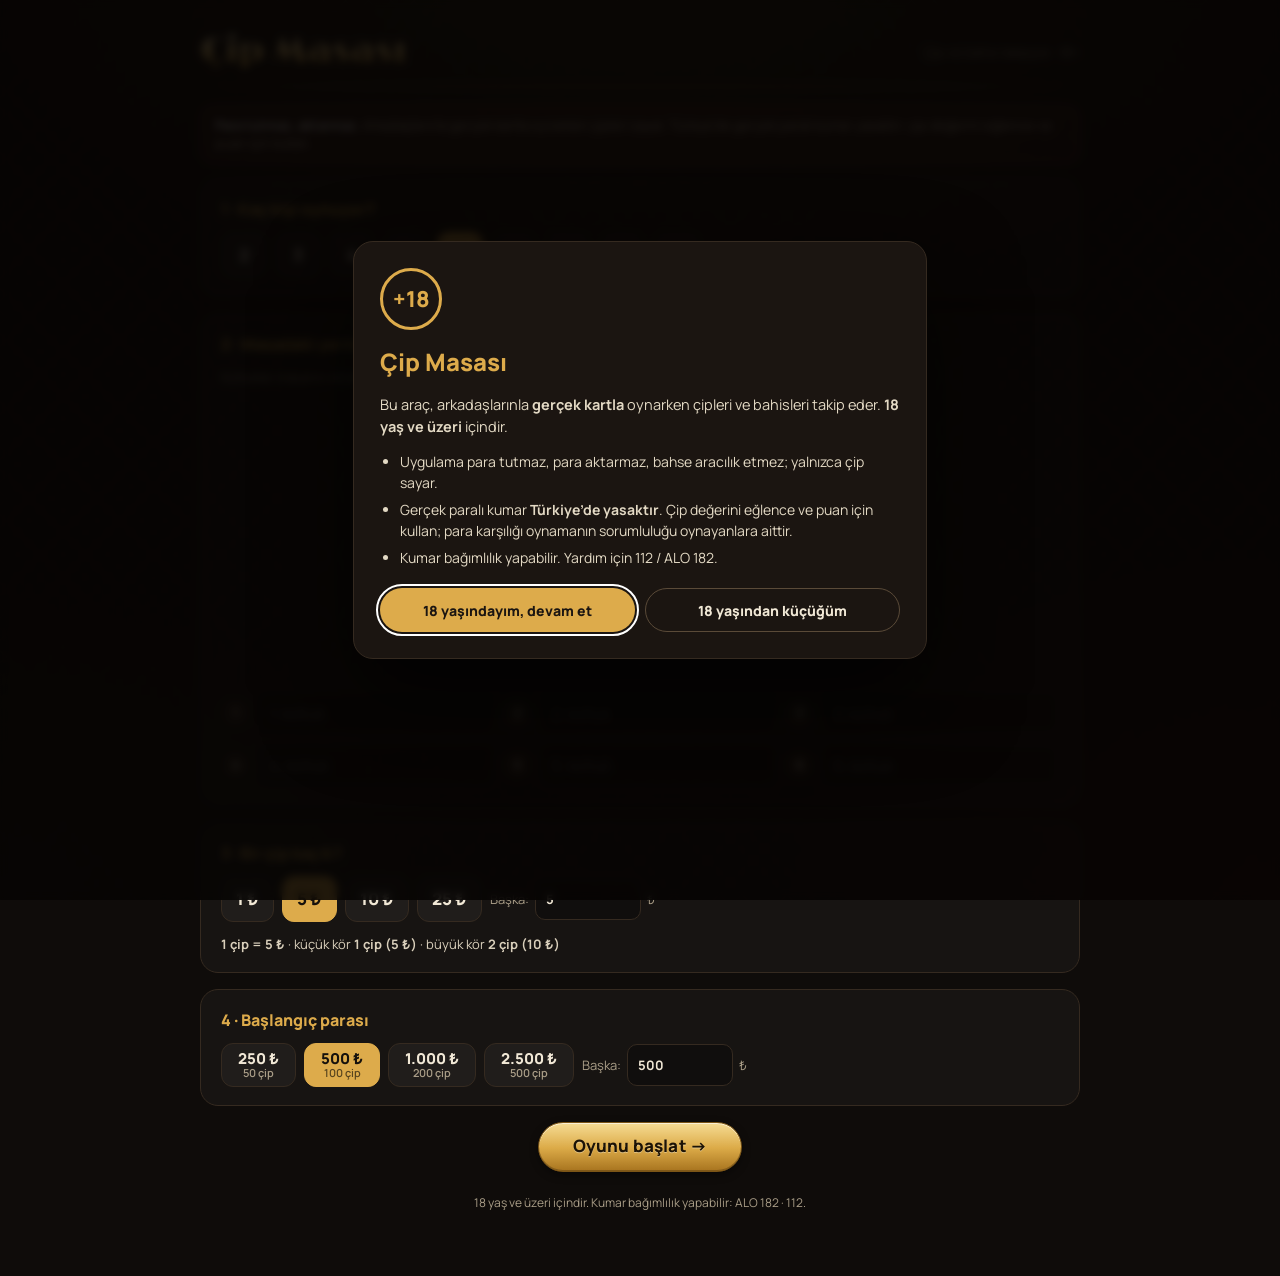
<file: kaynak/cip-masasi/index.html>
<!doctype html>
<html lang="tr">
<head>
<meta charset="utf-8">
<meta name="viewport" content="width=device-width, initial-scale=1, viewport-fit=cover">
<link rel="icon" type="image/png" href="../ikon.png">
<meta name="theme-color" content="#0f0c0a">
<title>Çip Masası</title>
<link rel="preconnect" href="https://fonts.googleapis.com">
<link rel="preconnect" href="https://fonts.gstatic.com" crossorigin>
<link rel="stylesheet" href="https://fonts.googleapis.com/css2?family=Bodoni+Moda:opsz,wght@6..96,600;6..96,700&family=Limelight&family=Manrope:wght@400;500;600;700;800&display=swap">
<link rel="stylesheet" href="../css/stil.css">
<style>
  html,body{height:auto;min-height:100%}
  .cip-note{margin:0 0 14px;padding:10px 14px;border-radius:14px;background:rgba(227,101,92,.09);border:1px solid rgba(227,101,92,.4);font-size:13px;color:#e6dcc6;line-height:1.45}
  .cip-note b{color:#fff}
  .cip-foot{margin:22px 0 8px}
</style>
</head>
<body>
<div id="app">
<section id="scr-chips" class="screen" hidden>
  <div class="wrap chips">
    <div class="topbar">
      <h2 class="h-display">Çip Masası</h2>
      <span class="muted">Çip ve bahis takipçisi · 18+</span>
    </div>
    <p class="cip-note"><b>Para tutmaz, aktarmaz.</b> Arkadaşlarınla gerçek kartla oynarken çipleri sayar. Türkiye’de gerçek paralı kumar yasaktır; çip değerini eğlence ve puan için kullan.</p>
    <div id="chips-root"></div>
    <p class="fine cip-foot">18 yaş ve üzeri içindir. Kumar bağımlılık yapabilir: ALO 182 · 112.</p>
  </div>
</section>
</div>

<div id="toasts" aria-live="polite"></div>
<div class="modal" id="modal" hidden><div class="sheet" role="dialog" aria-modal="true" id="sheet"></div></div>

<script>window.VY_CIP=true;</script>
<script src="../js/ek.js"></script>
<script src="cip.js"></script>
<script src="../js/uyari.js"></script>
<script>
// Ekran açılır (cip.js 'hidden' değişimini izleyip çizer); geri tuşu önce pencereyi kapatır.
(function(){
  var s=document.getElementById('scr-chips');s.hidden=false;
  window.vyBack=function(){var m=document.getElementById('modal');if(m&&!m.hidden){m.hidden=true;return true;}return false;};
  var m=document.getElementById('modal');
  m.addEventListener('click',function(e){if(e.target===m)m.hidden=true;});
})();
</script>
</body>
</html>
</file>
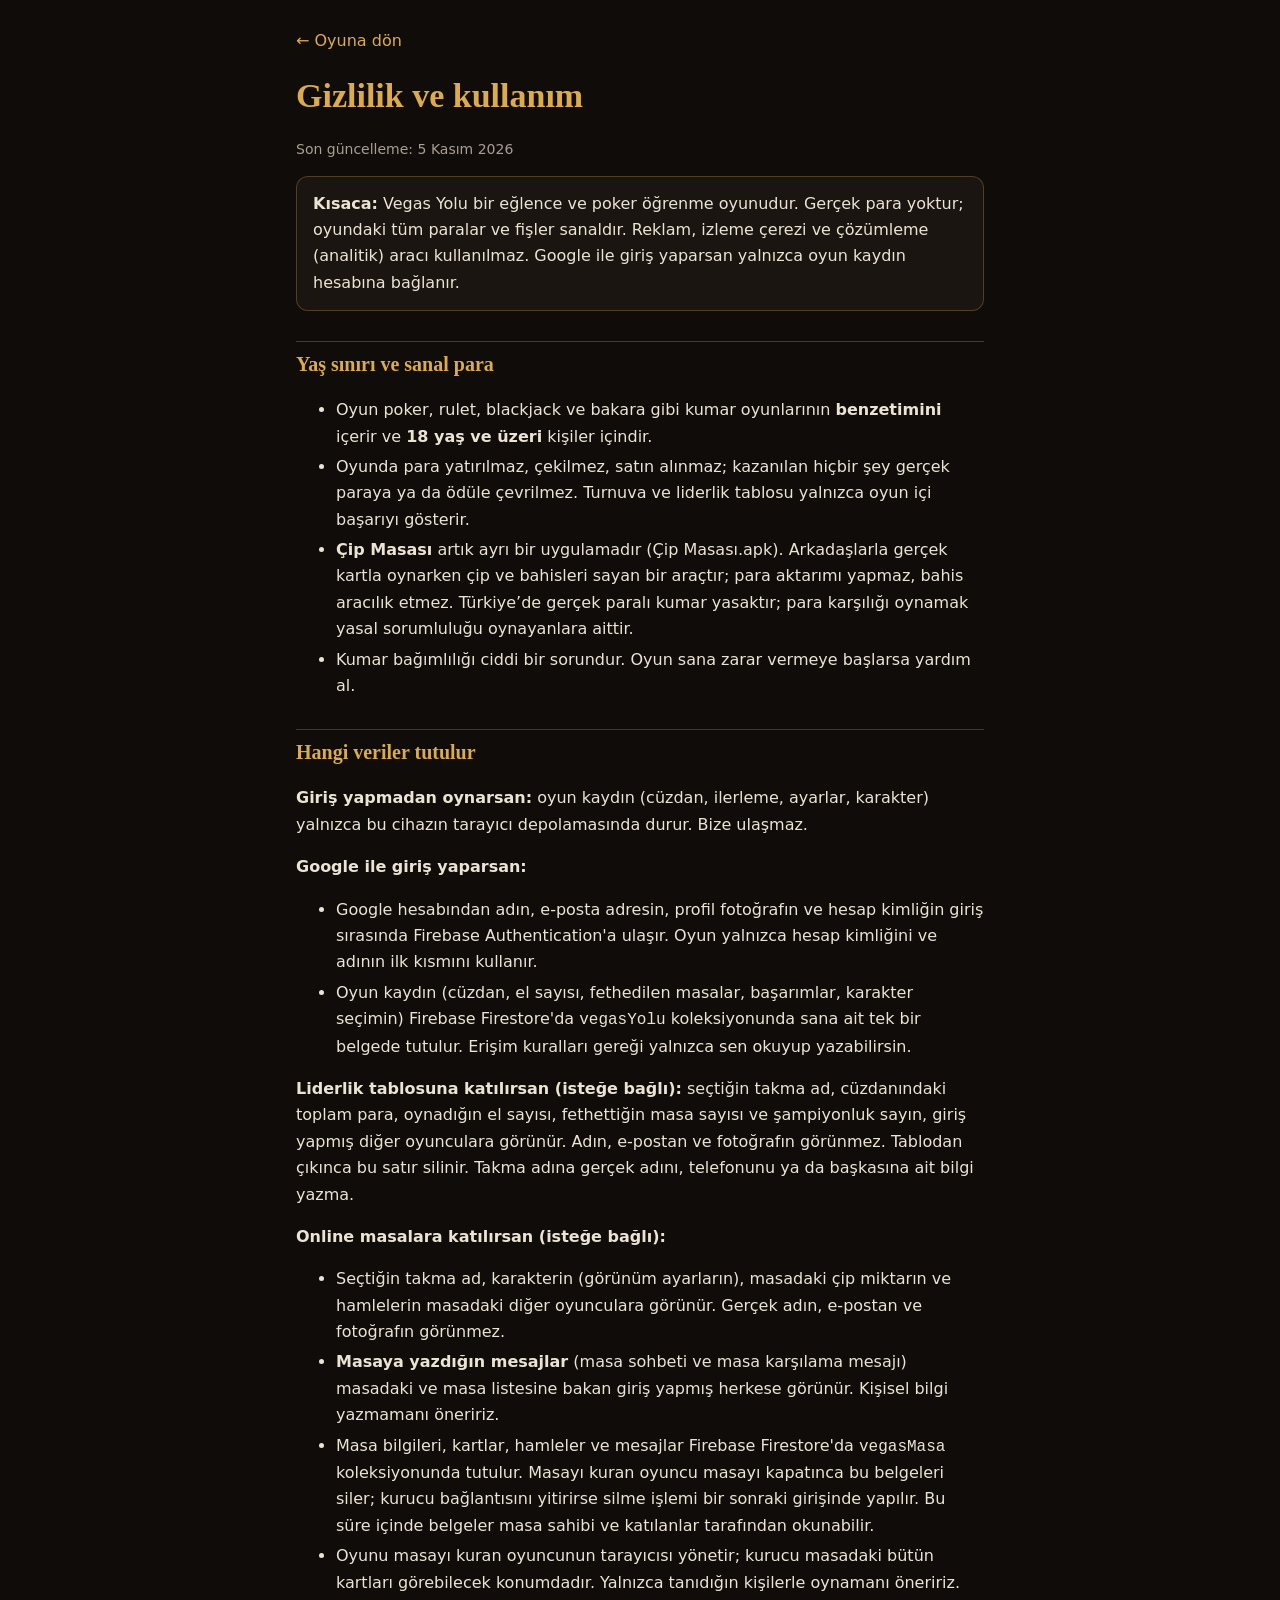
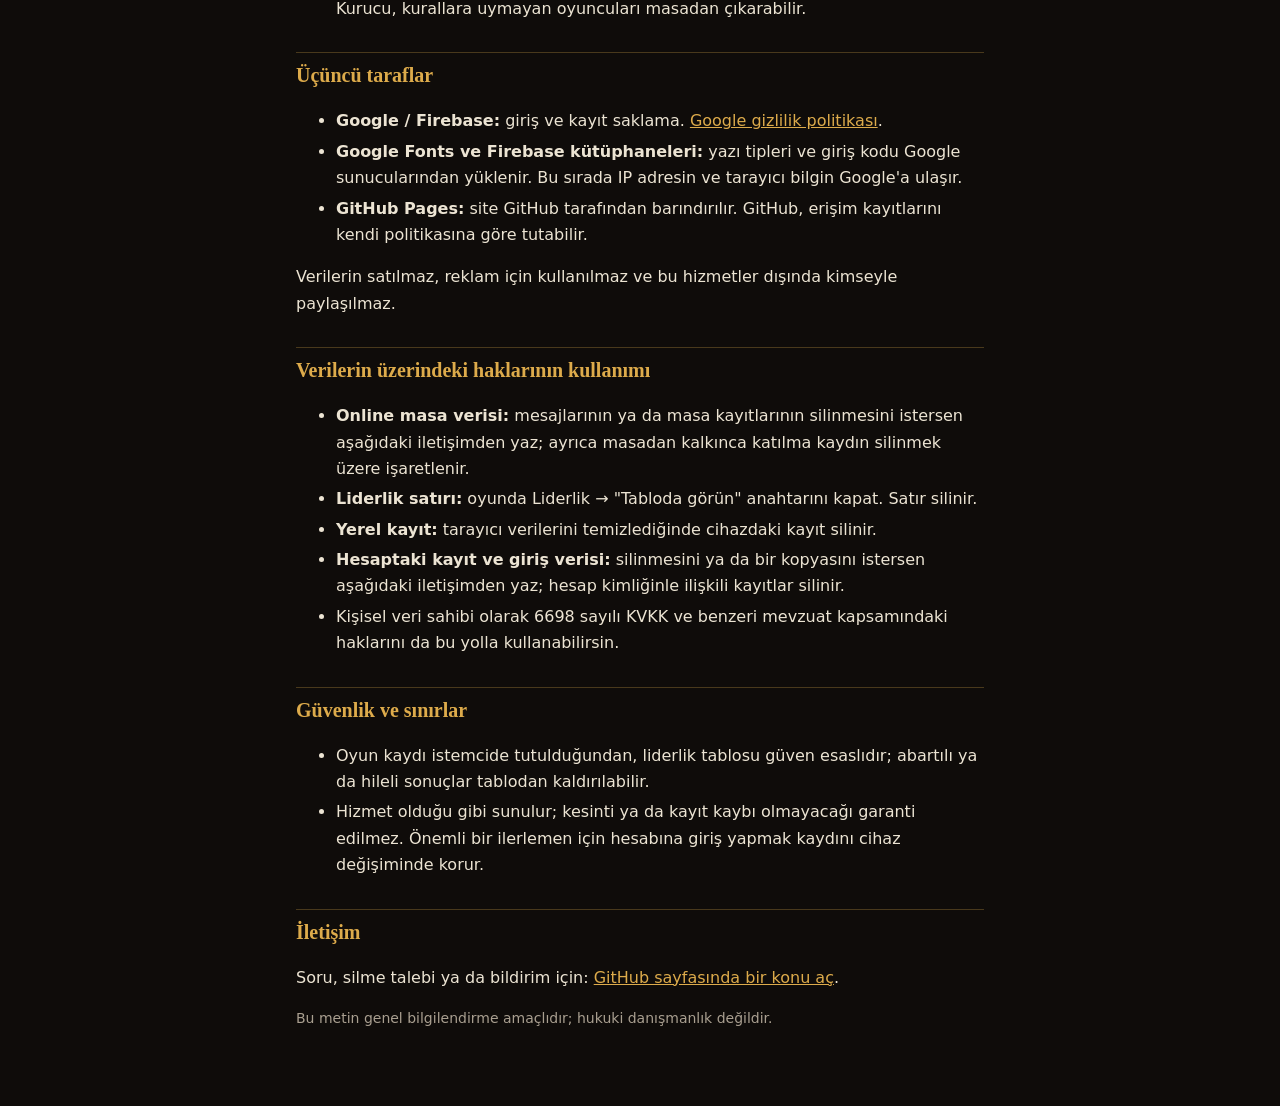
<file: kaynak/gizlilik.html>
<!doctype html>
<html lang="tr">
<head>
<meta charset="utf-8">
<meta name="viewport" content="width=device-width, initial-scale=1">
<meta name="theme-color" content="#0f0c0a">
<link rel="icon" type="image/png" href="ikon.png">
<title>Gizlilik · Vegas Yolu</title>
<style>
:root{--bg:#0f0c0a;--card:#1a1511;--ink:#ece4d3;--muted:#a99f90;--gold:#ddab4b;--line:rgba(221,171,75,.28)}
*{box-sizing:border-box}
body{margin:0;background:var(--bg);color:var(--ink);font:16px/1.65 Manrope,system-ui,-apple-system,"Segoe UI",sans-serif}
main{max-width:720px;margin:0 auto;padding:28px 16px 64px}
h1{font-family:Georgia,"Bodoni Moda",serif;color:var(--gold);font-size:34px;margin:8px 0 4px}
h2{font-family:Georgia,"Bodoni Moda",serif;color:var(--gold);font-size:20px;margin:30px 0 6px;padding-top:6px;border-top:1px solid var(--line)}
p,li{color:var(--ink)}
li{margin:4px 0}
.muted{color:var(--muted);font-size:14px}
a{color:var(--gold)}
.box{background:var(--card);border:1px solid var(--line);border-radius:12px;padding:14px 16px;margin:14px 0}
.back{display:inline-block;margin-bottom:6px;text-decoration:none}
</style>
</head>
<body>
<main>
<a class="back" href="./">← Oyuna dön</a>
<h1>Gizlilik ve kullanım</h1>
<p class="muted">Son güncelleme: 5 Kasım 2026</p>

<div class="box"><b>Kısaca:</b> Vegas Yolu bir eğlence ve poker öğrenme oyunudur. Gerçek para yoktur; oyundaki tüm paralar ve fişler sanaldır. Reklam, izleme çerezi ve çözümleme (analitik) aracı kullanılmaz. Google ile giriş yaparsan yalnızca oyun kaydın hesabına bağlanır.</div>

<h2>Yaş sınırı ve sanal para</h2>
<ul>
<li>Oyun poker, rulet, blackjack ve bakara gibi kumar oyunlarının <b>benzetimini</b> içerir ve <b>18 yaş ve üzeri</b> kişiler içindir.</li>
<li>Oyunda para yatırılmaz, çekilmez, satın alınmaz; kazanılan hiçbir şey gerçek paraya ya da ödüle çevrilmez. Turnuva ve liderlik tablosu yalnızca oyun içi başarıyı gösterir.</li>
<li><b>Çip Masası</b> artık ayrı bir uygulamadır (Çip Masası.apk). Arkadaşlarla gerçek kartla oynarken çip ve bahisleri sayan bir araçtır; para aktarımı yapmaz, bahis aracılık etmez. Türkiye’de gerçek paralı kumar yasaktır; para karşılığı oynamak yasal sorumluluğu oynayanlara aittir.</li>
<li>Kumar bağımlılığı ciddi bir sorundur. Oyun sana zarar vermeye başlarsa yardım al.</li>
</ul>

<h2>Hangi veriler tutulur</h2>
<p><b>Giriş yapmadan oynarsan:</b> oyun kaydın (cüzdan, ilerleme, ayarlar, karakter) yalnızca bu cihazın tarayıcı depolamasında durur. Bize ulaşmaz.</p>
<p><b>Google ile giriş yaparsan:</b></p>
<ul>
<li>Google hesabından adın, e-posta adresin, profil fotoğrafın ve hesap kimliğin giriş sırasında Firebase Authentication'a ulaşır. Oyun yalnızca hesap kimliğini ve adının ilk kısmını kullanır.</li>
<li>Oyun kaydın (cüzdan, el sayısı, fethedilen masalar, başarımlar, karakter seçimin) Firebase Firestore'da <code>vegasYolu</code> koleksiyonunda sana ait tek bir belgede tutulur. Erişim kuralları gereği yalnızca sen okuyup yazabilirsin.</li>
</ul>
<p><b>Liderlik tablosuna katılırsan (isteğe bağlı):</b> seçtiğin takma ad, cüzdanındaki toplam para, oynadığın el sayısı, fethettiğin masa sayısı ve şampiyonluk sayın, giriş yapmış diğer oyunculara görünür. Adın, e-postan ve fotoğrafın görünmez. Tablodan çıkınca bu satır silinir. Takma adına gerçek adını, telefonunu ya da başkasına ait bilgi yazma.</p>

<p><b>Online masalara katılırsan (isteğe bağlı):</b></p>
<ul>
<li>Seçtiğin takma ad, karakterin (görünüm ayarların), masadaki çip miktarın ve hamlelerin masadaki diğer oyunculara görünür. Gerçek adın, e-postan ve fotoğrafın görünmez.</li>
<li><b>Masaya yazdığın mesajlar</b> (masa sohbeti ve masa karşılama mesajı) masadaki ve masa listesine bakan giriş yapmış herkese görünür. Kişisel bilgi yazmamanı öneririz.</li>
<li>Masa bilgileri, kartlar, hamleler ve mesajlar Firebase Firestore'da <code>vegasMasa</code> koleksiyonunda tutulur. Masayı kuran oyuncu masayı kapatınca bu belgeleri siler; kurucu bağlantısını yitirirse silme işlemi bir sonraki girişinde yapılır. Bu süre içinde belgeler masa sahibi ve katılanlar tarafından okunabilir.</li>
<li>Oyunu masayı kuran oyuncunun tarayıcısı yönetir; kurucu masadaki bütün kartları görebilecek konumdadır. Yalnızca tanıdığın kişilerle oynamanı öneririz. Kurucu, kurallara uymayan oyuncuları masadan çıkarabilir.</li>
</ul>

<h2>Üçüncü taraflar</h2>
<ul>
<li><b>Google / Firebase:</b> giriş ve kayıt saklama. <a href="https://policies.google.com/privacy" rel="noopener">Google gizlilik politikası</a>.</li>
<li><b>Google Fonts ve Firebase kütüphaneleri:</b> yazı tipleri ve giriş kodu Google sunucularından yüklenir. Bu sırada IP adresin ve tarayıcı bilgin Google'a ulaşır.</li>
<li><b>GitHub Pages:</b> site GitHub tarafından barındırılır. GitHub, erişim kayıtlarını kendi politikasına göre tutabilir.</li>
</ul>
<p>Verilerin satılmaz, reklam için kullanılmaz ve bu hizmetler dışında kimseyle paylaşılmaz.</p>

<h2>Verilerin üzerindeki haklarının kullanımı</h2>
<ul>
<li><b>Online masa verisi:</b> mesajlarının ya da masa kayıtlarının silinmesini istersen aşağıdaki iletişimden yaz; ayrıca masadan kalkınca katılma kaydın silinmek üzere işaretlenir.</li>
<li><b>Liderlik satırı:</b> oyunda Liderlik → "Tabloda görün" anahtarını kapat. Satır silinir.</li>
<li><b>Yerel kayıt:</b> tarayıcı verilerini temizlediğinde cihazdaki kayıt silinir.</li>
<li><b>Hesaptaki kayıt ve giriş verisi:</b> silinmesini ya da bir kopyasını istersen aşağıdaki iletişimden yaz; hesap kimliğinle ilişkili kayıtlar silinir.</li>
<li>Kişisel veri sahibi olarak 6698 sayılı KVKK ve benzeri mevzuat kapsamındaki haklarını da bu yolla kullanabilirsin.</li>
</ul>

<h2>Güvenlik ve sınırlar</h2>
<ul>
<li>Oyun kaydı istemcide tutulduğundan, liderlik tablosu güven esaslıdır; abartılı ya da hileli sonuçlar tablodan kaldırılabilir.</li>
<li>Hizmet olduğu gibi sunulur; kesinti ya da kayıt kaybı olmayacağı garanti edilmez. Önemli bir ilerlemen için hesabına giriş yapmak kaydını cihaz değişiminde korur.</li>
</ul>

<h2>İletişim</h2>
<p>Soru, silme talebi ya da bildirim için: <a href="https://github.com/eymenefe982/vegas-yolu/issues" rel="noopener">GitHub sayfasında bir konu aç</a>.</p>
<p class="muted">Bu metin genel bilgilendirme amaçlıdır; hukuki danışmanlık değildir.</p>
</main>
</body>
</html>
</file>
<file: kaynak/css/stil.css>
/* Layout: one viewport, screens swap. The game is an oval felt with seats on its rail; coach + hand log dock right (below on phones); actions pinned under the table. Each venue re-tints felt, rail, card backs and lamp light. Deliberately dark: a card room at night. */
:root{
  color-scheme: dark;
  --room:#0f0c0a;
  --panel:#1b1511;
  --panel-2:#231b15;
  --line:#352a20;
  --text:#f1e8d6;
  --muted:#a99d87;
  --ivory:#f7f0e1;
  --ink:#16110c;
  --gold:#ddab4b;
  --good:#6fc28c;
  --warn:#e8ad3d;
  --bad:#e3655c;
  --felt:#2f6048; --felt-2:#1b3b2b; --rail:#2c1d13; --accent:#ddab4b; --back:#6b1f24; --lamp:rgba(221,171,75,.13);
  --st-gevsek:#8fb174; --st-kaya:#9aa1ad; --st-manyak:#df6a5c; --st-kopekbaligi:#5f95d4; --st-tilki:#dd9649;
  --suit-0:#16110c; --suit-1:#c42f38; --suit-2:#c42f38; --suit-3:#16110c;
  --f-display:"Limelight","Bodoni Moda",Georgia,serif;
  --f-body:"Manrope",system-ui,-apple-system,"Segoe UI",Roboto,sans-serif;
  --f-card:"Bodoni Moda",Georgia,"Times New Roman",serif;
  --f-sym:"Segoe UI Symbol","Apple Symbols","Noto Sans Symbols 2","DejaVu Sans",sans-serif;
}
body.four{--suit-2:#1f63c9;--suit-3:#1b8048}
[data-venue="antrenman"]{--felt:#2f6048;--felt-2:#1a3a2a;--rail:#2c1d13;--accent:#a3d6ac;--back:#24513b;--lamp:rgba(163,214,172,.11)}
[data-venue="kacak"]{--felt:#56623a;--felt-2:#2c351f;--rail:#3d2817;--accent:#f2c95f;--back:#4d3420;--lamp:rgba(255,205,105,.24)}
[data-venue="yeralti"]{--felt:#6c222a;--felt-2:#381015;--rail:#1e1410;--accent:#d3a356;--back:#4e141a;--lamp:rgba(211,163,86,.16)}
[data-venue="girne"]{--felt:#15696b;--felt-2:#0a3a3c;--rail:#2e231a;--accent:#f49468;--back:#0f4f51;--lamp:rgba(120,205,214,.14)}
[data-venue="monte"]{--felt:#1d3c70;--felt-2:#0d1b39;--rail:#0f0e13;--accent:#e4c47c;--back:#162b54;--lamp:rgba(228,196,124,.16)}
[data-venue="vegas"]{--felt:#9d1d26;--felt-2:#520b11;--rail:#0d0c0d;--accent:#ffd54c;--back:#7d111a;--lamp:rgba(255,64,140,.17)}

html,body{height:100%}
[hidden]{display:none!important}
body{background:var(--room);color:var(--text);font:15px/1.55 var(--f-body);-webkit-font-smoothing:antialiased}
body.in-game{overflow:hidden}
#app{min-height:100%}
body.in-game #app{height:100%}
button{font:inherit;color:inherit;cursor:pointer;background:none;border:0}
button:disabled{cursor:not-allowed;opacity:.45}
:focus-visible{outline:2px solid var(--accent);outline-offset:2px}
h1,h2,h3{margin:0;text-wrap:balance}
p{margin:0}
.screen{min-height:100%;padding-inline:16px;padding-block:24px 48px}
.wrap{max-width:1080px;margin-inline:auto}
.muted{color:var(--muted)}
.h-display{font-family:var(--f-display);font-weight:400;font-size:clamp(26px,4vw,36px);line-height:1.1;color:var(--accent)}
.lead{font-size:17px;color:#d9cfbb;max-width:64ch}
.kicker{font-size:11px;letter-spacing:.16em;text-transform:uppercase;color:var(--muted);font-weight:700}

.btn{display:inline-flex;align-items:center;justify-content:center;gap:8px;min-height:42px;padding:0 18px;border-radius:999px;background:var(--accent);color:var(--ink);font-weight:800;letter-spacing:.01em;transition:transform .15s,filter .15s}
.btn:hover:not(:disabled){filter:brightness(1.08)}
.btn:active:not(:disabled){transform:translateY(1px)}
.btn.ghost{background:transparent;color:var(--text);box-shadow:inset 0 0 0 1px var(--line)}
.btn.ghost:hover{box-shadow:inset 0 0 0 1px var(--accent)}
.btn.small{min-height:34px;padding:0 14px;font-size:13px}
kbd{font:600 10px/1 var(--f-body);padding:3px 5px;border-radius:4px;background:rgba(0,0,0,.18);opacity:.75}

.topbar{display:flex;align-items:center;gap:16px;flex-wrap:wrap;margin-bottom:18px}
.topbar .muted{margin-left:auto;font-size:13px}

/* ---------- Menü ---------- */
.menu{display:grid;gap:34px}
.hero{display:grid;gap:30px;justify-items:center;text-align:center;padding-top:18px}
.marquee{position:relative;padding:38px clamp(26px,7vw,72px) 32px;border-radius:26px;background:linear-gradient(#231a13,#130e0b);box-shadow:0 0 0 2px #3c2c1d,0 0 0 10px #110d0a,0 0 0 12px #3c2c1d,0 40px 80px rgba(0,0,0,.6);max-width:100%}
.marquee::before{content:"";position:absolute;inset:11px;border-radius:17px;border:6px dotted #ffd889;filter:drop-shadow(0 0 4px rgba(255,200,90,.9));pointer-events:none;animation:bulbs 2.4s ease-in-out infinite}
@keyframes bulbs{50%{opacity:.55}}
.marquee .kicker{color:#cdb48a}
.logo{font-family:var(--f-display);font-weight:400;font-size:clamp(46px,10vw,104px);line-height:1;letter-spacing:.03em;color:#ffe4a6;text-shadow:0 0 22px rgba(255,186,74,.55),0 0 2px #fff4d6;margin-block:10px 12px}
.tag{color:#d6c7aa;font-size:16px;max-width:42ch;margin-inline:auto}
.route{list-style:none;margin:0;padding:0;display:grid;grid-template-columns:repeat(5,minmax(0,1fr));width:min(760px,100%);position:relative}
.route::before{content:"";position:absolute;left:10%;right:10%;top:7px;border-top:2px dashed #4b3b2b}
.route li{position:relative;display:grid;justify-items:center;gap:4px;font-size:12px;color:var(--muted);text-align:center;padding-inline:2px}
.route i{width:16px;height:16px;border-radius:50%;background:#2a2119;box-shadow:0 0 0 2px #4b3b2b;position:relative}
.route b{color:var(--text);font-weight:700;font-size:13px}
.route li.done i{background:var(--gold);box-shadow:0 0 0 2px var(--gold),0 0 14px rgba(221,171,75,.7)}
.route li.now i{background:#f5ead2;box-shadow:0 0 0 2px var(--gold);animation:pulse 1.6s ease-in-out infinite}
.route li.lock{opacity:.55}
@keyframes pulse{50%{box-shadow:0 0 0 6px rgba(221,171,75,.25)}}
.choices{display:grid;grid-template-columns:repeat(2,minmax(0,1fr));gap:18px}
.choice{text-align:left;display:grid;gap:8px;align-content:start;padding:26px 26px 22px;border-radius:22px;position:relative;overflow:hidden;min-height:220px;box-shadow:0 0 0 10px var(--rail),0 0 0 11px rgba(255,255,255,.06),0 24px 50px rgba(0,0,0,.5);margin:11px;transition:transform .2s}
.choice:hover{transform:translateY(-3px)}
.choice.learn-c{--rail:#2b1d13;background:radial-gradient(ellipse at 30% 20%,#33694f,#173426 80%)}
.choice.play-c{--rail:#1a1010;background:radial-gradient(ellipse at 30% 20%,#9a222b,#4a0b11 80%)}
.choice::after{content:"";position:absolute;inset:14px;border-radius:14px;border:1px solid rgba(255,255,255,.1);pointer-events:none}
.ch-k{font-size:11px;letter-spacing:.18em;text-transform:uppercase;font-weight:800;color:rgba(255,255,255,.7)}
.ch-t{font-family:var(--f-display);font-size:clamp(26px,3.4vw,34px);line-height:1.1;color:#fff3d6}
.ch-d{color:rgba(255,245,225,.82);max-width:40ch}
.ch-cta{margin-top:8px;font-weight:800;color:#ffe2a0}
.menu-foot{display:flex;justify-content:space-between;align-items:center;gap:12px;flex-wrap:wrap;border-top:1px solid var(--line);padding-top:16px}
.stats{display:flex;gap:22px;flex-wrap:wrap;font-size:13px;color:var(--muted)}
.stats b{display:block;color:var(--text);font-size:18px;font-variant-numeric:tabular-nums}
.fine{font-size:12px;color:var(--muted);text-align:center}
.fine a{color:inherit;text-decoration:underline}

/* ---------- Kariyer ---------- */
.venues{display:grid;gap:16px;margin-top:22px}
.venue{display:grid;grid-template-columns:150px minmax(0,1fr) auto;gap:22px;align-items:center;padding:20px;border-radius:18px;background:linear-gradient(90deg,var(--panel-2),var(--panel));border:1px solid var(--line);position:relative}
.venue.lock{opacity:.5}
.venue .sw{aspect-ratio:16/10;border-radius:999px;background:radial-gradient(ellipse at 50% 40%,var(--felt),var(--felt-2) 80%);box-shadow:0 0 0 7px var(--rail),0 0 0 8px rgba(255,255,255,.07),0 12px 26px rgba(0,0,0,.5);display:grid;place-items:center;margin:8px;font-family:var(--f-display);font-size:30px;color:var(--accent);text-shadow:0 2px 0 rgba(0,0,0,.35)}
.v-body{min-width:0;display:grid;gap:6px}
.v-top{display:flex;align-items:baseline;gap:12px;flex-wrap:wrap}
.v-name{font-family:var(--f-display);font-weight:400;font-size:26px;line-height:1.1;color:var(--accent)}
.v-place{font-family:var(--f-card);font-style:italic;color:#d4c6ab;font-size:15px}
.v-blurb{color:var(--muted);font-size:14px;max-width:62ch}
.v-facts{display:flex;flex-wrap:wrap;gap:6px 18px;font-size:13px;font-variant-numeric:tabular-nums}
.v-facts span{color:var(--muted)} .v-facts b{color:var(--text)}
.pips{display:inline-flex;gap:4px;vertical-align:middle}
.pips i{width:10px;height:10px;border-radius:50%;box-shadow:inset 0 0 0 1.5px var(--accent)}
.pips i.on{background:var(--accent)}
.v-rivals{font-size:13px;color:var(--muted);list-style:none;margin:6px 0 0;padding:0;display:grid;gap:3px}
.v-rivals b{color:var(--text);font-weight:700}
.v-act{display:grid;gap:8px;justify-items:end;text-align:right}
.badge{font-size:11px;font-weight:800;letter-spacing:.1em;text-transform:uppercase;padding:4px 9px;border-radius:999px;box-shadow:inset 0 0 0 1px currentColor}
.badge.won{color:var(--good)} .badge.locked{color:var(--muted)}
.wallet{display:grid;grid-template-columns:auto minmax(0,1fr);gap:6px 22px;align-items:center;padding:16px 20px;border-radius:18px;background:var(--panel);border:1px solid var(--line)}
.wallet .w-cash{display:block;font-family:var(--f-display);font-weight:400;font-size:30px;line-height:1.1;color:var(--gold);font-variant-numeric:tabular-nums}
.wallet p{margin:0;font-size:13px}
.w-broke{grid-column:1/-1;display:flex;align-items:center;justify-content:space-between;gap:12px;flex-wrap:wrap;padding-top:10px;border-top:1px solid var(--line);color:var(--warn);font-size:14px;font-weight:600}
.v-facts s{color:var(--muted);text-decoration-thickness:1px}
.v-rep{margin:2px 0 0;font-size:13px;color:#d9cfbb;max-width:66ch}
.v-rep b{color:var(--gold)}
.rep-pip{display:inline-block;width:9px;height:9px;border-radius:50%;margin-right:7px;vertical-align:1px;background:var(--gold);box-shadow:0 0 0 2px rgba(221,171,75,.25)}
.rep-pip.r2{box-shadow:0 0 0 2px rgba(221,171,75,.4),0 0 8px rgba(221,171,75,.5)}
.rep-pip.r3{box-shadow:0 0 0 3px rgba(221,171,75,.5),0 0 14px rgba(221,171,75,.8)}
@media (max-width:640px){.wallet{grid-template-columns:minmax(0,1fr)}}

/* ---------- Eğitim ---------- */
.learn{display:grid;grid-template-columns:250px minmax(0,1fr);gap:34px;align-items:start}
.lnav{position:sticky;top:16px;display:grid;gap:3px}
.lnav .grp{font-size:11px;letter-spacing:.16em;text-transform:uppercase;color:var(--muted);font-weight:700;padding:14px 12px 6px}
.lnav .grp:first-child{padding-top:0}
.lnav button{display:grid;grid-template-columns:22px 1fr;gap:8px;align-items:center;text-align:left;padding:8px 12px;border-radius:10px;color:#d8ceb9;font-size:14px}
.lnav button:hover{background:var(--panel)}
.lnav button[aria-current="true"]{background:var(--panel-2);color:var(--text);box-shadow:inset 2px 0 0 var(--gold)}
.lnav .ln{font-size:12px;color:var(--muted);font-variant-numeric:tabular-nums;font-weight:700}
.lnav .seen .ln{color:var(--good)}
.lesson{min-width:0;display:grid;gap:18px;max-width:780px}
.lesson h2{font-family:var(--f-display);font-weight:400;font-size:clamp(30px,4.4vw,44px);line-height:1.08;color:#ffe4a6}
.lesson h3{font-size:18px;font-weight:800;margin-top:10px}
.lesson p{max-width:68ch;color:#e3d9c4}
.lesson ul,.lesson ol{margin:0;padding-left:20px;display:grid;gap:8px;max-width:68ch;color:#e3d9c4}
.lesson b{color:#fff6e2}
.cap{font-size:14px;color:var(--muted)!important}
.callout{padding:14px 18px;border-radius:14px;background:var(--panel);border:1px solid var(--line);color:#e3d9c4;max-width:68ch}
.callout b:first-child{display:block;color:var(--gold);margin-bottom:2px}
.cards{display:flex;gap:6px;flex-wrap:wrap}
.lbl{display:block;font-size:11px;letter-spacing:.14em;text-transform:uppercase;color:var(--muted);font-weight:700;margin-bottom:8px}
.demo{display:flex;flex-wrap:wrap;gap:22px 30px;align-items:flex-end;padding:22px;border-radius:18px;background:radial-gradient(ellipse at 50% 30%,#2f6048,#18362a 85%);box-shadow:inset 0 0 0 1px rgba(255,255,255,.08),0 0 0 6px #2c1d13}
.demo .card{--w:50px}
.demo-res b{font-size:18px;color:#fff3d6}
.les-nav{display:flex;justify-content:space-between;gap:10px;flex-wrap:wrap;border-top:1px solid var(--line);padding-top:18px;margin-top:8px}
.ic{font-family:var(--f-card);font-weight:700;white-space:nowrap;padding:0 3px;border-radius:4px;background:var(--ivory);color:var(--suit-0)}
.ic.s1{color:var(--suit-1)} .ic.s2{color:var(--suit-2)} .ic.s3{color:var(--suit-3)}

.rank-list{list-style:none;padding:0!important;display:grid;gap:8px!important;max-width:none!important}
.rk{display:grid;grid-template-columns:30px 150px auto minmax(0,1fr) 64px;gap:16px;align-items:center;padding:12px 16px;border-radius:14px;background:var(--panel);border:1px solid var(--line)}
.rk-n{font-family:var(--f-card);font-size:22px;font-weight:700;color:var(--gold);text-align:center}
.rk-name b{display:block;font-size:16px}
.rk-name span{font-size:12px;color:var(--muted)}
.rk .card{--w:30px}
.rk .cards{gap:3px;flex-wrap:nowrap}
.rk p{font-size:13px;color:var(--muted)!important}
.rk-p{text-align:right;font-variant-numeric:tabular-nums;font-weight:700;font-size:14px}
.rk-p small{display:block;font-size:10px;color:var(--muted);font-weight:600}

.flow{display:grid;gap:16px}
.fsteps{display:flex;gap:4px;flex-wrap:wrap;list-style:none;padding:0!important}
.fsteps li{font-size:12px;font-weight:700;padding:5px 10px;border-radius:999px;background:var(--panel);color:var(--muted);cursor:pointer}
.fsteps li.on{background:var(--gold);color:var(--ink)}
.fsteps li.past{color:var(--text)}
.mini{display:grid;gap:14px;padding:20px;border-radius:20px;background:radial-gradient(ellipse at 50% 35%,#2f6048,#18362a 85%);box-shadow:inset 0 0 0 1px rgba(255,255,255,.08),0 0 0 6px #2c1d13}
.mseats{display:flex;gap:8px;flex-wrap:wrap}
.ms{display:flex;align-items:center;gap:6px;padding:5px 10px 5px 6px;border-radius:999px;background:rgba(0,0,0,.4);font-size:13px}
.ms i{font-style:normal;font-size:10px;font-weight:800;padding:2px 6px;border-radius:999px;background:var(--ivory);color:var(--ink)}
.ms em{font-style:normal;color:var(--gold);font-weight:700;font-size:12px}
.ms.f{opacity:.45}
.mrow{display:flex;gap:26px;flex-wrap:wrap;align-items:flex-end}
.mini .card{--w:44px}
.slot{display:inline-block;width:var(--w,44px);height:calc(var(--w,44px)*1.4);border-radius:calc(var(--w,44px)*.12);border:1px dashed rgba(255,255,255,.18)}
.mpot{font-weight:800;color:#ffe2a0;font-variant-numeric:tabular-nums}

.acts{display:grid;grid-template-columns:repeat(auto-fit,minmax(200px,1fr));gap:12px}
.acts div{padding:16px;border-radius:14px;background:var(--panel);border:1px solid var(--line);display:grid;gap:6px;align-content:start}
.acts b{font-size:17px}
.acts span{font-size:12px;color:var(--muted);text-transform:uppercase;letter-spacing:.1em;font-weight:700}
.acts p{font-size:14px}

.chart-wrap{overflow-x:auto;padding-bottom:4px}
.chart{display:grid;grid-template-columns:repeat(13,minmax(24px,1fr));gap:2px;min-width:330px;max-width:560px}
.chart button{aspect-ratio:1;border-radius:4px;font-size:clamp(9px,1.4vw,12px);font-weight:700;color:var(--ink);padding:0;line-height:1}
.chart button[aria-pressed="true"]{outline:2px solid #fff;outline-offset:1px;position:relative;z-index:1}
.t1{background:#e7b54e}.t2{background:#c9a35b}.t3{background:#8db57c}.t4{background:#5f8670}.t5{background:#2c2620;color:#7e7462!important}
.legend{display:flex;gap:6px 16px;flex-wrap:wrap;font-size:13px}
.legend span{display:inline-flex;align-items:center;gap:6px}
.legend i{width:14px;height:14px;border-radius:4px}
.chart-info{min-height:84px}
.chart-row{display:flex;gap:26px;flex-wrap:wrap;align-items:flex-start}
.chart-row>*{min-width:0}

.pos{display:grid;grid-template-columns:repeat(6,minmax(0,1fr));gap:6px}
.pos div{padding:12px 8px;border-radius:12px;text-align:center;display:grid;gap:2px;background:color-mix(in srgb,var(--c) 22%,var(--panel));box-shadow:inset 0 0 0 1px color-mix(in srgb,var(--c) 50%,transparent)}
.pos b{font-size:15px}
.pos span{font-size:11px;color:var(--muted)}
.pos em{font-style:normal;font-weight:800;font-variant-numeric:tabular-nums;color:var(--c)}

.calc{display:grid;gap:16px;padding:20px;border-radius:18px;background:var(--panel);border:1px solid var(--line)}
.calc-in{display:grid;grid-template-columns:repeat(4,minmax(0,1fr));gap:12px}
.calc label{display:grid;gap:6px;font-size:12px;color:var(--muted);font-weight:700}
.calc input,.calc select{font:inherit;font-size:16px;color:var(--text);background:var(--room);border:1px solid var(--line);border-radius:10px;padding:8px 10px;width:100%;min-width:0}
.calc-out{display:grid;grid-template-columns:repeat(3,minmax(0,1fr));gap:12px}
.calc-out div{display:grid;gap:2px}
.calc-out span{font-size:12px;color:var(--muted)}
.calc-out b{font-size:24px;font-variant-numeric:tabular-nums}
.verdict{padding:12px 16px;border-radius:12px;font-weight:700}
.verdict.ok{background:rgba(111,194,140,.14);color:var(--good)}
.verdict.no{background:rgba(227,101,92,.14);color:var(--bad)}
.tbl-wrap{overflow-x:auto}
table.t{border-collapse:collapse;width:100%;min-width:420px;font-size:14px;font-variant-numeric:tabular-nums}
table.t th,table.t td{padding:9px 12px;text-align:left;border-bottom:1px solid var(--line)}
table.t th{font-size:11px;letter-spacing:.12em;text-transform:uppercase;color:var(--muted)}
table.t td:not(:first-child),table.t th:not(:first-child){text-align:right}

.types{display:grid;grid-template-columns:repeat(auto-fit,minmax(220px,1fr));gap:12px}
.types div{padding:16px;border-radius:14px;background:var(--panel);border:1px solid var(--line);display:grid;gap:6px;align-content:start}
.types b{display:flex;align-items:center;gap:8px;font-size:16px}
.types b i{width:12px;height:12px;border-radius:50%;background:var(--c)}
.types p{font-size:14px}

.quiz{display:grid;gap:16px}
.qscore{display:flex;gap:18px;font-size:13px;color:var(--muted)}
.qscore b{color:var(--text);font-variant-numeric:tabular-nums}
.qtable{display:grid;gap:18px;padding:22px;border-radius:20px;background:radial-gradient(ellipse at 50% 35%,#2f6048,#18362a 85%);box-shadow:inset 0 0 0 1px rgba(255,255,255,.08),0 0 0 6px #2c1d13}
.qtable .card{--w:48px}
.qhands{display:flex;gap:22px 40px;flex-wrap:wrap}
.qhand{display:grid;gap:6px}
.qhand .res{font-size:14px;font-weight:700;min-height:22px;color:#fff3d6}
.qhand.winner .lbl{color:var(--gold)}
.qbtns{display:flex;gap:8px;flex-wrap:wrap}
.qbtns .btn.ghost.right{box-shadow:inset 0 0 0 2px var(--good);color:var(--good)}
.qbtns .btn.ghost.wrong{box-shadow:inset 0 0 0 2px var(--bad);color:var(--bad)}
.qfb{min-height:24px;font-weight:700}
.qfb.ok{color:var(--good)} .qfb.no{color:var(--bad)}

.train-card{display:grid;gap:14px;padding:24px;border-radius:20px;background:radial-gradient(ellipse at 30% 20%,#33694f,#173426 80%);box-shadow:0 0 0 8px #2b1d13}
.train-card ul{color:#eef4ea}

/* ---------- Oyun ---------- */
.game{height:100%;min-height:0;display:flex;flex-direction:column;padding-block:10px 0;background:radial-gradient(ellipse 70% 50% at 50% -8%,var(--lamp),transparent 70%),var(--room)}
.g-top{display:flex;align-items:center;gap:14px;padding-bottom:6px;flex:none}
.g-title{display:flex;flex-direction:column;min-width:0;flex:1}
.g-title b{font-family:var(--f-display);font-weight:400;font-size:21px;line-height:1.15;color:var(--accent);white-space:nowrap;overflow:hidden;text-overflow:ellipsis}
.g-title span{font-size:12px;color:var(--muted);white-space:nowrap;overflow:hidden;text-overflow:ellipsis}
.g-goal{display:grid;gap:5px;justify-items:end;font-size:12px;color:var(--muted);font-variant-numeric:tabular-nums;flex:none}
.g-goal b{color:var(--text)}
.goalbar{display:block;width:150px;height:5px;border-radius:9px;background:rgba(255,255,255,.08);overflow:hidden}
.icon-btn{flex:none;width:36px;height:36px;border-radius:50%;display:grid;place-items:center;box-shadow:inset 0 0 0 1px var(--line);color:var(--text)}
.icon-btn:hover{box-shadow:inset 0 0 0 1px var(--accent)}
.icon-btn .mute{display:none}
.icon-btn[aria-pressed="false"]{color:var(--muted)}
.icon-btn[aria-pressed="false"] .wave{display:none}
.icon-btn[aria-pressed="false"] .mute{display:inline}
.goalbar i{display:block;height:100%;width:0;background:var(--accent);transition:width .6s}
.g-main{flex:1;min-height:0;display:grid;grid-template-columns:minmax(0,1fr) 300px;gap:16px}
.table-area{min-width:0;min-height:0;display:flex;align-items:center;justify-content:center;padding-block:18px 30px}
.g-side{display:flex;flex-direction:column;gap:12px;min-height:0;overflow:auto;padding-block:8px 14px}

.table{--seat-w:clamp(80px,15cqi,132px);--cw-bot:clamp(20px,4.1cqi,38px);--cw-me:clamp(40px,7.6cqi,72px);--cw-board:clamp(30px,7cqi,66px);position:relative;width:min(100%,calc((100vh - 270px)*1.78));aspect-ratio:16/9;container-type:inline-size}
@supports (height:100dvh){.table{width:min(100%,calc((100dvh - 270px)*1.78))}}
.felt{position:absolute;inset:9% 6%;border-radius:999px;background:radial-gradient(ellipse at 50% 38%,var(--felt) 0%,var(--felt-2) 80%);box-shadow:0 0 0 clamp(8px,1.6cqi,16px) var(--rail),0 0 0 calc(clamp(8px,1.6cqi,16px) + 2px) rgba(255,255,255,.07),0 30px 70px rgba(0,0,0,.65),inset 0 0 70px rgba(0,0,0,.5)}
.felt::after{content:"";position:absolute;inset:10%;border-radius:999px;border:1px solid rgba(255,255,255,.08)}
.felt-name{position:absolute;left:50%;top:70%;transform:translateX(-50%);font-family:var(--f-display);font-size:clamp(14px,3cqi,30px);color:rgba(255,255,255,.08);white-space:nowrap;pointer-events:none;letter-spacing:.06em}
.center{position:absolute;left:50%;top:50%;transform:translate(-50%,-50%);display:flex;flex-direction:column;align-items:center;gap:8px;width:72%}
.pot{min-height:24px;display:flex;align-items:center;gap:7px;font-size:13px;color:#f4ead4;font-variant-numeric:tabular-nums;padding:2px 12px 2px 4px;border-radius:999px;background:rgba(0,0,0,.32)}
.pot:empty{visibility:hidden}
.pot b{font-size:15px}
.board{display:flex;gap:clamp(3px,.8cqi,8px)}
.board .card,.board .slot{--w:var(--cw-board)}
.banner{position:absolute;top:calc(100% + 10px);left:50%;transform:translateX(-50%);width:max-content;max-width:min(420px,100cqi);display:grid;gap:3px;text-align:center;padding:10px 16px;border-radius:14px;background:rgba(8,6,5,.88);box-shadow:0 0 0 1px var(--accent),0 14px 30px rgba(0,0,0,.5);font-size:13px;z-index:5;animation:pop .3s ease both}
.banner b{color:var(--accent);font-size:15px}
.banner .me-win{color:var(--good)}
@keyframes pop{from{opacity:0;transform:translate(-50%,6px)}}

.seat{--half:calc(var(--seat-w)/2);position:absolute;left:clamp(var(--half),var(--x),calc(100% - var(--half)));top:var(--y);width:var(--seat-w);transform:translate(-50%,-50%);display:flex;flex-direction:column;align-items:center;gap:4px;transition:opacity .3s;z-index:2}
.s-cards{display:flex;justify-content:center;height:calc(var(--cw-bot)*1.4)}
.s-cards .card{--w:var(--cw-bot)}
.s-cards .card+.card{margin-left:calc(var(--cw-bot)*-.3)}
.seat.me{width:calc(var(--seat-w)*1.35);--half:calc(var(--seat-w)*.675)}
.seat.me .s-cards{height:calc(var(--cw-me)*1.4)}
.seat.me .s-cards .card{--w:var(--cw-me)}
.seat.me .s-cards .card+.card{margin-left:5px}
.s-plate{position:relative;width:100%;display:flex;align-items:center;gap:7px;padding:4px 10px 4px 4px;border-radius:999px;background:rgba(10,8,6,.86);box-shadow:0 0 0 1px rgba(255,255,255,.09),0 6px 16px rgba(0,0,0,.45);transition:box-shadow .2s,background .2s}
.s-ava{flex:none;width:26px;height:26px;border-radius:50%;display:grid;place-items:center;font-size:10px;font-weight:800;background:var(--ava,#777);color:#130f0b}
.s-meta{min-width:0;display:flex;flex-direction:column;line-height:1.2}
.s-name{font-size:12px;font-weight:700;white-space:nowrap;overflow:hidden;text-overflow:ellipsis}
.s-chips{font-size:12px;font-weight:800;color:var(--accent);font-variant-numeric:tabular-nums;white-space:nowrap}
.s-tag{position:absolute;top:-7px;right:6px;font-size:9px;font-weight:800;padding:1px 5px;border-radius:999px;background:var(--ivory);color:var(--ink)}
.s-tag:empty{display:none}
.s-act{position:absolute;top:calc(100% + 4px);left:50%;transform:translateX(-50%);font-size:11px;font-weight:800;white-space:nowrap;padding:2px 8px;border-radius:999px;background:var(--ivory);color:var(--ink);box-shadow:0 4px 10px rgba(0,0,0,.4)}
.s-act:empty{display:none}
.s-act.fold{background:#3b322a;color:#cbbfa8}
.s-act.raise{background:var(--accent)}
.s-hand{font-size:11px;font-weight:700;color:#fff2d0;white-space:nowrap;overflow:hidden;text-overflow:ellipsis;max-width:100%;text-align:center;text-shadow:0 1px 2px #000}
.s-hand:empty{display:none}
.seat.me .s-hand{font-size:12px}
.seat.turn .s-plate{box-shadow:0 0 0 2px var(--accent),0 0 26px var(--accent)}
.seat.folded .s-cards,.seat.folded .s-plate{opacity:.42}
.seat.out{opacity:.22}
.seat.winner .s-plate{background:var(--accent);color:var(--ink)}
.seat.winner .s-chips{color:var(--ink)}
.seat.thinking .s-plate::after{content:"";position:absolute;right:-5px;top:-5px;width:10px;height:10px;border-radius:50%;background:var(--accent);animation:blink .8s ease-in-out infinite}
@keyframes blink{50%{opacity:.2}}
.bet{position:absolute;left:var(--x);top:var(--y);transform:translate(-50%,-50%);display:flex;align-items:center;gap:5px;font-size:12px;font-weight:800;font-variant-numeric:tabular-nums;padding:2px 9px 2px 3px;border-radius:999px;background:rgba(0,0,0,.38);z-index:1;white-space:nowrap}
.bet[hidden]{display:none!important}
.chip{flex:none;width:16px;height:16px;border-radius:50%;background:var(--accent);border:2.5px dashed rgba(255,255,255,.85);box-shadow:inset 0 0 0 2px rgba(0,0,0,.2)}
.dbtn{position:absolute;left:var(--x,50%);top:var(--y,50%);transform:translate(-50%,-50%);width:22px;height:22px;border-radius:50%;background:#fbf6ea;color:var(--ink);font-size:11px;font-weight:800;display:grid;place-items:center;box-shadow:0 3px 8px rgba(0,0,0,.5),inset 0 0 0 2px #d8cdb5;transition:left .5s,top .5s;z-index:3}

.card{--w:44px;display:inline-block;position:relative;width:var(--w);height:calc(var(--w)*1.4);border-radius:calc(var(--w)*.12);background:linear-gradient(160deg,#fffaf0,var(--ivory));color:var(--suit-0);box-shadow:0 1px 0 rgba(0,0,0,.3),0 calc(var(--w)*.06) calc(var(--w)*.2) rgba(0,0,0,.35);flex:none;font-family:var(--f-card);overflow:hidden;transition:transform .25s,filter .25s,box-shadow .25s;vertical-align:middle}
.card.s1{color:var(--suit-1)} .card.s2{color:var(--suit-2)} .card.s3{color:var(--suit-3)}
.card .ci{position:absolute;left:calc(var(--w)*.07);top:calc(var(--w)*.04);display:flex;flex-direction:column;align-items:center;line-height:1}
.card .ci b{font-size:calc(var(--w)*.42);font-family:var(--f-body);font-weight:800;letter-spacing:-.05em;color:inherit}
.card .ci i{font-style:normal;font-size:calc(var(--w)*.28);font-family:var(--f-sym)}
.card .cp{position:absolute;right:calc(var(--w)*.07);bottom:calc(var(--w)*.03);font-size:calc(var(--w)*.6);line-height:1;font-family:var(--f-sym)}
.card.back{background:radial-gradient(circle at 50% 50%,rgba(255,255,255,.12) 0 18%,transparent 19%),repeating-linear-gradient(45deg,rgba(255,255,255,.11) 0 1.5px,transparent 1.5px 6px),repeating-linear-gradient(-45deg,rgba(255,255,255,.11) 0 1.5px,transparent 1.5px 6px),var(--back);border:calc(var(--w)*.07) solid #f4ecdb}
.card.win{transform:translateY(-12%);box-shadow:0 0 0 2px var(--accent),0 8px 18px rgba(0,0,0,.45)}
.card.dim{filter:brightness(.5) saturate(.6)}
.card.deal{animation:deal .38s cubic-bezier(.2,.8,.3,1) both}
.card.flip{animation:flip .45s ease both}
@keyframes deal{from{opacity:0;transform:translateY(-45%) scale(.7) rotate(-8deg)}}
@keyframes flip{from{transform:rotateY(90deg)}}

.panel{background:rgba(255,255,255,.03);border:1px solid var(--line);border-radius:14px;padding:12px 14px}
.p-head{display:flex;justify-content:space-between;align-items:center;gap:8px;font-size:11px;letter-spacing:.14em;text-transform:uppercase;color:var(--muted);font-weight:800}
summary.p-head{cursor:pointer;list-style:none}
summary.p-head::-webkit-details-marker{display:none}
summary.p-head::after{content:"▾";font-size:12px}
details:not([open]) summary.p-head::after{content:"▸"}
.switch{display:inline-flex;align-items:center;gap:8px;cursor:pointer;text-transform:none;letter-spacing:0;font-weight:700;font-size:12px}
.switch input{position:absolute;opacity:0;width:1px;height:1px}
.switch span{width:34px;height:20px;border-radius:999px;background:#3a3027;position:relative;transition:background .2s}
.switch span::after{content:"";position:absolute;left:3px;top:3px;width:14px;height:14px;border-radius:50%;background:#e9dfcb;transition:transform .2s}
.switch input:checked+span{background:var(--accent)}
.switch input:checked+span::after{transform:translateX(14px);background:var(--ink)}
.switch input:focus-visible+span{outline:2px solid var(--accent);outline-offset:2px}
.coach-body{display:grid;gap:12px;margin-top:10px;font-size:13px}
.coach-body .muted{font-size:13px}
.c-hand{font-size:16px;font-weight:800;color:#fff3d6}
.c-hand small{display:block;font-size:12px;color:var(--muted);font-weight:600}
.meter{display:grid;gap:6px}
.mbar{position:relative;height:10px;border-radius:9px;background:rgba(255,255,255,.08)}
.mbar i{position:absolute;left:0;top:0;bottom:0;border-radius:9px;background:var(--good);transition:width .4s}
.mbar i.low{background:var(--bad)}
.mbar em{position:absolute;top:-4px;bottom:-4px;width:2px;background:#fff;border-radius:2px}
.mleg{display:flex;justify-content:space-between;font-size:12px;color:var(--muted);font-variant-numeric:tabular-nums}
.mleg b{color:var(--text)}
.facts{display:grid;grid-template-columns:auto 1fr;gap:3px 12px;margin:0;font-size:12.5px}
.facts dt{color:var(--muted)}
.facts dd{margin:0;text-align:right;font-weight:700;font-variant-numeric:tabular-nums}
.tip{padding:10px 12px;border-radius:12px;background:var(--panel-2);display:grid;gap:4px;box-shadow:inset 3px 0 0 var(--c,var(--accent))}
.tip span{font-size:11px;letter-spacing:.12em;text-transform:uppercase;color:var(--muted);font-weight:800}
.tip b{font-size:16px;color:var(--c,var(--accent))}
.tip p{font-size:13px;color:#ddd2bc}
.tip.v-fold{--c:var(--bad)} .tip.v-call,.tip.v-check{--c:var(--good)} .tip.v-raise,.tip.v-bet{--c:var(--accent)}
.note{font-size:11.5px;color:var(--muted)}
.narr{margin-top:10px;padding:10px 12px;border-radius:12px;background:rgba(163,214,172,.08);box-shadow:inset 0 0 0 1px rgba(163,214,172,.2);font-size:13px;color:#e5eee0}
.narr b{color:#fff}
.log-list{list-style:none;margin:8px 0 0;padding:0;max-height:240px;overflow:auto;font-size:12.5px;display:grid;gap:2px;color:#d3c8b2}
.log-list li.sep{color:var(--accent);font-weight:800;margin-top:6px}
.log-list li.win{color:var(--good);font-weight:700}
.log-list li.me{color:#fff}

.actions{flex:none;display:flex;align-items:center;gap:12px 18px;flex-wrap:wrap;margin-inline:-16px;padding:12px 16px;border-top:1px solid var(--line);background:rgba(14,11,9,.94);min-height:78px}
.a-status{flex:1 1 220px;min-width:0;font-size:14px;color:var(--muted)}
.a-status b{color:var(--text)}
.a-human{display:flex;align-items:center;gap:12px 16px;flex-wrap:wrap;justify-content:flex-end}
.a-raise{display:grid;gap:6px;min-width:0}
.presets{display:flex;gap:4px;flex-wrap:wrap}
.presets button{font-size:12px;font-weight:700;padding:4px 9px;border-radius:999px;box-shadow:inset 0 0 0 1px var(--line);color:#d8cdb6}
.presets button:hover:not(:disabled){box-shadow:inset 0 0 0 1px var(--accent);color:var(--text)}
.slider{display:flex;align-items:center;gap:10px}
.slider input{flex:1;min-width:120px;accent-color:var(--accent)}
.slider output{min-width:84px;text-align:right;font-weight:800;font-variant-numeric:tabular-nums}
.a-btns{display:flex;gap:8px}
.act{min-width:112px;min-height:48px;padding:0 14px;border-radius:14px;font-weight:800;font-size:15px;display:inline-flex;align-items:center;justify-content:center;gap:8px;font-variant-numeric:tabular-nums;transition:filter .15s,transform .1s}
.act:active:not(:disabled){transform:translateY(1px)}
.act.fold{box-shadow:inset 0 0 0 1.5px #5a4a3b;color:#e7c7bf}
.act.fold:hover:not(:disabled){box-shadow:inset 0 0 0 1.5px var(--bad)}
.act.call{background:var(--ivory);color:var(--ink)}
.act.raise{background:var(--accent);color:var(--ink)}
.act:hover:not(:disabled){filter:brightness(1.07)}

.modal{position:fixed;inset:0;background:rgba(6,4,3,.74);display:grid;place-items:center;padding:16px;z-index:50;backdrop-filter:blur(3px)}
.sheet{width:min(540px,100%);max-height:calc(100% - 32px);overflow:auto;background:var(--panel);border:1px solid var(--line);border-radius:20px;padding:26px;box-shadow:0 40px 90px rgba(0,0,0,.6);display:grid;gap:14px;animation:pop2 .3s ease both}
@keyframes pop2{from{opacity:0;transform:translateY(10px)}}
.sheet h3{font-family:var(--f-display);font-weight:400;font-size:30px;color:var(--accent);line-height:1.1}
.sheet p{color:#e0d6c1}
.sheet .row{display:flex;gap:8px;flex-wrap:wrap;justify-content:flex-end;margin-top:6px}
.set-row{display:flex;justify-content:space-between;align-items:center;gap:16px;padding:10px 0;border-bottom:1px solid var(--line)}
.set-row div{display:grid}
.set-row small{color:var(--muted);font-size:12px}
.seg{display:inline-flex;border-radius:999px;box-shadow:inset 0 0 0 1px var(--line);padding:3px}
.seg button{padding:5px 12px;border-radius:999px;font-size:13px;font-weight:700;color:var(--muted)}
.seg button[aria-pressed="true"]{background:var(--accent);color:var(--ink)}


/* ---------- 3D masa ----------
   Tuval masa alanını doldurur; isim plakaları kafaların üstüne yansıtılır, kendi kartların sol altta okunur. */
.v3{display:none}
.v3on .table-area{padding:0;position:relative;display:block;min-height:340px}
.v3on .table{display:none}
.v3on .v3{display:block;position:absolute;inset:0 0 6px;border-radius:16px;overflow:hidden;background:#050403;box-shadow:0 0 0 1px var(--line)}
.v3-canvas{display:block;width:100%;height:100%;cursor:grab;touch-action:none}
.v3-canvas:active{cursor:grabbing}
.v3-labels{position:absolute;inset:0;pointer-events:none;overflow:hidden}
.p3{position:absolute;left:0;top:0;translate:-50% -100%;display:grid;justify-items:center;padding:4px 11px 5px;border-radius:11px;background:rgba(10,8,6,.62);backdrop-filter:blur(4px);box-shadow:0 0 0 1px rgba(255,255,255,.08),0 8px 18px rgba(0,0,0,.35);pointer-events:auto;cursor:pointer;white-space:nowrap;line-height:1.25;transition:box-shadow .2s,background .2s,opacity .3s}
.p3 .n{font-size:12px;font-weight:800;color:#f6eedd}
.p3 .c{font-size:11.5px;font-weight:800;color:var(--accent);font-variant-numeric:tabular-nums}
.p3 .a{position:absolute;top:calc(100% + 5px);font-style:normal;font-size:11px;font-weight:800;padding:2px 8px;border-radius:999px;background:var(--ivory);color:var(--ink);box-shadow:0 4px 10px rgba(0,0,0,.4)}
.p3 .a:empty,.p3 .h:empty{display:none}
.p3 .a.fold{background:#3b322a;color:#cbbfa8}
.p3 .a.raise{background:var(--accent)}
.p3 .h{font-size:11px;font-weight:700;color:#fff2d0}
.p3.turn{box-shadow:0 0 0 2px var(--accent),0 0 22px var(--accent)}
.p3.turn .n::after{content:"";display:inline-block;width:7px;height:7px;margin-left:6px;border-radius:50%;background:var(--accent);animation:blink .8s ease-in-out infinite;vertical-align:1px}
.p3.folded{opacity:.5}
.p3.winner{background:var(--accent)}
.p3.winner .n,.p3.winner .c,.p3.winner .h{color:var(--ink)}
.p3.dealer .n::before{content:"D";display:inline-grid;place-items:center;width:15px;height:15px;margin-right:5px;border-radius:50%;background:#fbf6ea;color:var(--ink);font-size:9px;vertical-align:1px}
.p3.focus{box-shadow:0 0 0 1.5px #fff,0 8px 18px rgba(0,0,0,.35)}
.p3.edge{translate:-50% -50%;padding:3px 9px;opacity:.88}
.p3.edge::after{content:"\25B6";position:absolute;right:-15px;top:50%;translate:0 -50%;color:var(--accent);font-size:11px}
.p3.edge.left::after{content:"\25C0";right:auto;left:-15px}
.v3-me{position:absolute;left:14px;bottom:14px;display:flex;align-items:center;gap:10px;padding:8px 14px 8px 8px;border-radius:14px;background:rgba(10,8,6,.62);backdrop-filter:blur(4px);pointer-events:none}
.v3-me:empty{display:none}
.v3-me .card{--w:44px}
.v3-me>span{font-size:13px;font-weight:800;color:#fff3d6}
.v3-intro{position:absolute;left:50%;bottom:22px;translate:-50% 0;padding:8px 16px;border-radius:999px;background:rgba(10,8,6,.7);font-size:13px;color:var(--muted);pointer-events:none;display:none;animation:pop2 .4s ease both}
.v3-intro b{color:var(--text)}
.v3.intro .v3-intro{display:block}
.v3.intro .v3-labels,.v3.intro .v3-me,.v3.intro .v3-help,.v3.intro .banner{display:none}
.v3-help{position:absolute;right:12px;bottom:12px;display:flex;flex-wrap:wrap;justify-content:flex-end;gap:4px 12px;max-width:60%;font-size:11px;color:rgba(255,255,255,.42);pointer-events:none}
.v3 .banner{top:96px}
.v3-labels,.v3-me,.v3-help,.v3-intro{z-index:2}
.v3-board{position:absolute;left:50%;top:12px;translate:-50% 0;display:flex;align-items:center;gap:12px;padding:7px 14px 7px 8px;border-radius:14px;background:rgba(10,8,6,.6);backdrop-filter:blur(4px);box-shadow:0 0 0 1px rgba(255,255,255,.07);pointer-events:none;z-index:2}
.v3-board:empty{display:none}
.v3-board .cards{gap:5px;flex-wrap:nowrap}
.v3-board .card{--w:40px}
.v3-board .card.win{transform:translateY(-8%)}
.bpot{display:flex;align-items:center;gap:7px;font-size:13px;color:#f4ead4;font-variant-numeric:tabular-nums;white-space:nowrap}
.bpot b{font-size:15px;color:var(--accent)}
.v3::after{content:"";position:absolute;inset:0;pointer-events:none;background:radial-gradient(ellipse 78% 72% at 50% 45%,transparent 55%,rgba(0,0,0,.4) 100%);z-index:1}
.v3-fade{position:absolute;inset:0;background:#000;opacity:0;pointer-events:none;z-index:4}
.v3.intro .v3-fade{animation:v3fade 1.6s ease-out both}
@keyframes v3fade{from{opacity:1}to{opacity:0}}
.v3-title{position:absolute;left:0;right:0;top:28%;display:none;flex-direction:column;align-items:center;gap:6px;padding-inline:16px;text-align:center;pointer-events:none;text-shadow:0 2px 18px rgba(0,0,0,.85);z-index:3}
.v3-title b{font-family:var(--f-display);font-weight:400;font-size:clamp(30px,5vw,56px);color:var(--accent);line-height:1.1}
.v3-title span{font-size:13px;letter-spacing:.14em;text-transform:uppercase;color:#e9dfcb}
.v3.intro .v3-title{display:flex;animation:v3title 4.8s ease both}
@keyframes v3title{0%{opacity:0;transform:translateY(8px)}18%{opacity:1;transform:none}72%{opacity:1}100%{opacity:0}}
.v3.intro .v3-board{display:none}
.v3-help{animation:v3help 16s ease forwards}
@keyframes v3help{0%,70%{opacity:1}100%{opacity:.35}}
.notes-list{list-style:none;margin:8px 0 0;padding:0;max-height:300px;overflow:auto;font-size:12.5px;display:grid;gap:7px;color:#ddd2bc}
.notes-list:empty::before{content:"Henüz dikkat çeken bir şey görmedin. Rakiplerini izle.";color:var(--muted)}
.notes-list li b{color:#fff}
.notes-list li em{display:block;font-style:normal;font-size:12px;color:#bfe3c6;margin-top:3px;padding-left:8px;border-left:2px solid rgba(163,214,172,.45)}
.notes-list li.sum{color:var(--accent);font-weight:700}
.notes-list li.sum b{color:var(--accent)}
.n-tip{font-style:normal;text-transform:none;letter-spacing:0;font-weight:600;font-size:11px}
.pracs{display:grid;grid-template-columns:repeat(auto-fill,minmax(210px,1fr));gap:10px;margin:12px 0}
.prac{display:grid;gap:3px;text-align:left;padding:14px 16px;border-radius:14px;background:var(--panel);box-shadow:inset 0 0 0 1px var(--line);transition:box-shadow .2s}
.prac:hover:not(:disabled){box-shadow:inset 0 0 0 1px var(--gold)}
.prac b{font-family:var(--f-display);font-weight:400;font-size:18px;color:var(--gold)}
.prac span{font-size:12px;color:var(--muted)}
.prac em{font-style:normal;font-size:12px;font-weight:800;color:var(--text);margin-top:4px}
table.tells{min-width:640px;font-size:13px}
table.tells td{vertical-align:top;text-align:left!important}
table.tells th{text-align:left!important}

@media (max-width:1020px){
  .g-main{grid-template-columns:minmax(0,1fr);overflow:auto;align-content:start}
  .g-side{overflow:visible;display:grid;grid-template-columns:repeat(2,minmax(0,1fr));align-items:start}
  .table-area{padding-block:14px 26px}
  .v3on .table-area{min-height:min(62vh,560px);padding:0}
}
@media (max-width:820px){
  .learn{grid-template-columns:minmax(0,1fr);gap:18px}
  .lnav{position:static;display:flex;overflow-x:auto;gap:6px;padding-bottom:6px}
  .lnav .grp{display:none}
  .lnav button{display:flex;white-space:nowrap;background:var(--panel)}
  .lnav button[aria-current="true"]{box-shadow:inset 0 -2px 0 var(--gold)}
  .venue{grid-template-columns:90px minmax(0,1fr);gap:16px}
  .v-act{grid-column:1/-1;justify-items:stretch;text-align:left;display:flex;align-items:center;justify-content:space-between}
  .venue .sw{font-size:22px;margin:6px}
  .rk{grid-template-columns:28px minmax(0,1fr) 54px;gap:4px 12px}
  .rk .cards{grid-column:2/4;grid-row:2}
  .rk p{grid-column:2/4;grid-row:3}
  .rk-p{grid-column:3;grid-row:1}
  .calc-in{grid-template-columns:repeat(2,minmax(0,1fr))}
  .pos{grid-template-columns:repeat(3,minmax(0,1fr))}
}
@media (max-width:640px){
  .choices{grid-template-columns:minmax(0,1fr)}
  .choice{min-height:0}
  .table{--seat-w:clamp(70px,23cqi,100px);--cw-bot:clamp(18px,6.4cqi,30px);--cw-me:clamp(38px,13cqi,58px);--cw-board:clamp(28px,10.4cqi,50px);aspect-ratio:3/4;width:min(100%,calc((100dvh - 250px)*.75))}
  .felt{inset:6% 9%}
  .felt-name{top:72%}
  .center{width:86%}
  .s-ava{display:none}
  .s-plate{padding:3px 8px;justify-content:center;text-align:center}
  .s-meta{align-items:center}
  .s-name,.s-chips{font-size:11px}
  .g-side{grid-template-columns:minmax(0,1fr)}
  .goalbar{width:90px}
  .g-title b{font-size:17px}
  .a-human{width:100%}
  .a-raise{width:100%}
  .a-btns{width:100%;display:grid;grid-template-columns:repeat(3,minmax(0,1fr))}
  .act{min-width:0;font-size:14px;padding:0 6px}
  .act kbd{display:none}
  .slider output{min-width:70px}
  .v3-help{display:none}
  .v3-me .card{--w:34px}
  .v3-board .card{--w:28px}
  .v3-board{top:8px;gap:8px;padding:5px 10px 5px 6px}
  .v3 .banner{top:70px}
  .p3{padding:3px 8px}
  .p3 .n,.p3 .c{font-size:10.5px}
  .calc-out{grid-template-columns:minmax(0,1fr)}
  .marquee::before{inset:8px;border-width:5px}
}
@media (prefers-reduced-motion:reduce){*,*::before,*::after{animation:none!important;transition:none!important}}

/* ---------- Dokunmatik ve telefon ----------
   Dokunmatikte klavye ipuçları gizlenir, dokunma hedefleri büyür. Yatay telefonda başlık ve eylem çubuğu
   tek satıra iner, sağda dar bir panel kalır; 3D masa ekranın geri kalanını kullanır. */
.h-touch{display:none}
@media (pointer:coarse){
  .h-touch{display:inline}
  .h-mouse{display:none}
  kbd{display:none}
  body{-webkit-tap-highlight-color:transparent}
  body.in-game{-webkit-user-select:none;user-select:none}
  .presets button{padding:7px 11px}
  .icon-btn{width:40px;height:40px}
}
@media (max-width:480px){
  .g-title{display:none}
  .g-goal{flex:1;justify-items:start}
}
@media (max-height:520px) and (orientation:landscape){
  .game{padding-block:4px 0}
  .g-top{gap:8px;padding-bottom:4px}
  .g-top .btn.small{padding:5px 10px}
  .g-title b{font-size:15px}
  .g-title span{display:none}
  .g-goal{font-size:11px;gap:3px}
  .goalbar{width:80px}
  .icon-btn{width:34px;height:34px}
  .g-main{grid-template-columns:minmax(0,1fr) 210px;gap:8px;overflow:hidden;align-content:stretch}
  .g-side{display:flex;flex-direction:column;overflow:auto;padding-block:4px 6px;gap:8px}
  .table-area{padding-block:4px 6px}
  .v3on .table-area{min-height:0;padding:0}
  .v3on .v3{inset:0 0 4px}
  .actions{min-height:0;padding:6px 12px;gap:8px;flex-wrap:nowrap}
  .actions:has(.a-human:not([hidden])) .a-status{display:none}
  .a-status{font-size:12px}
  .a-human{flex:1;flex-wrap:nowrap;justify-content:flex-end;gap:8px}
  .a-raise{display:flex;align-items:center;gap:8px;min-width:0}
  .presets{flex-wrap:nowrap}
  .presets button{padding:5px 8px;font-size:11px}
  .slider input{min-width:70px}
  .slider output{min-width:58px;font-size:12px}
  .act{min-width:76px;min-height:40px;font-size:13px;padding:0 10px}
  .v3-help{display:none}
  .v3-board{top:6px;gap:8px;padding:4px 10px 4px 6px}
  .v3-board .card{--w:28px}
  .v3 .banner{top:56px}
  .v3-me{left:8px;bottom:8px;padding:5px 10px 5px 5px}
  .v3-me .card{--w:30px}
  .panel{padding:8px 10px}
  .notes-list{max-height:none}
  .sheet{max-height:calc(100% - 16px);padding:18px}
}


/* ---------- On masa ve yeni özellikler ---------- */
[data-venue="kiraathane"]{--felt:#3f5c3a;--felt-2:#1f301d;--rail:#3a2515;--accent:#f0b35a;--back:#6a2a1c;--lamp:rgba(255,196,110,.2)}
[data-venue="han"]{--felt:#5a2a52;--felt-2:#2a1127;--rail:#3a2415;--accent:#e8b84a;--back:#3c1f45;--lamp:rgba(255,190,110,.18)}
[data-venue="yali"]{--felt:#4a4f5a;--felt-2:#20232a;--rail:#6b5f45;--accent:#e8d6a8;--back:#2e3a4a;--lamp:rgba(160,190,255,.15)}
[data-venue="macau"]{--felt:#0f5a3e;--felt-2:#06281c;--rail:#2a0f0c;--accent:#f5c542;--back:#7a1020;--lamp:rgba(255,90,90,.16)}
[data-venue="suit"]{--felt:#17171c;--felt-2:#07070a;--rail:#8c6a2b;--accent:#f3d27a;--back:#26262e;--lamp:rgba(243,210,122,.14)}

/* kariyer yolu: on durak, dar ekranda yana kayar */
.route{grid-template-columns:repeat(10,minmax(88px,1fr));width:min(1080px,100%);overflow-x:auto;padding-bottom:8px;scrollbar-width:thin}
.route::before{display:none}
.route li:not(:first-child)::before{content:"";position:absolute;top:7px;left:-50%;right:50%;border-top:2px dashed #4b3b2b}
.route li span{font-size:11.5px}
.foot-btns{display:flex;gap:8px;flex-wrap:wrap}
.v-rule{margin:0;font-size:12px;font-weight:800;letter-spacing:.04em;color:var(--accent)}

/* başarımlar */
.ach-list{list-style:none;margin:0;padding:0;display:grid;gap:8px;max-height:min(54vh,430px);overflow:auto}
.ach-list li{display:flex;gap:12px;align-items:flex-start;padding:10px 12px;border-radius:12px;background:var(--panel-2);opacity:.5}
.ach-list li.on{opacity:1;box-shadow:inset 3px 0 0 var(--gold)}
.ach-list i{flex:none;width:18px;height:18px;margin-top:2px;border-radius:50%;box-shadow:inset 0 0 0 2px var(--muted)}
.ach-list li.on i{background:var(--gold);box-shadow:none;position:relative}
.ach-list li.on i::after{content:"";position:absolute;left:5px;top:2px;width:5px;height:9px;border:solid var(--ink);border-width:0 2px 2px 0;rotate:40deg}
.ach-list b{display:block;font-size:14px}
.ach-list span{font-size:12.5px;color:var(--muted)}
#toasts{position:fixed;top:calc(12px + env(safe-area-inset-top,0px));left:50%;translate:-50% 0;display:grid;gap:8px;z-index:90;width:min(390px,calc(100vw - 32px));pointer-events:none}
.toast{display:flex;gap:12px;align-items:center;padding:12px 16px;border-radius:14px;background:rgba(20,15,11,.97);box-shadow:0 0 0 1px var(--gold),0 14px 34px rgba(0,0,0,.55);color:var(--text);animation:toastIn .4s cubic-bezier(.2,.8,.3,1) both}
.toast svg{color:var(--gold);flex:none}
.toast b{display:block;font-size:14px}
.toast span{font-size:12.5px;color:var(--muted)}
.toast.info{box-shadow:0 0 0 1px var(--accent),0 14px 34px rgba(0,0,0,.55)}
.toast.info svg{color:var(--accent)}
.toast.out{animation:toastOut .4s ease both}
@keyframes toastIn{from{opacity:0;transform:translateY(-14px) scale(.96)}}
@keyframes toastOut{to{opacity:0;transform:translateY(-10px)}}

/* masa muhabbeti */
.table-area{position:relative}
.emotes{position:absolute;right:10px;bottom:6px;z-index:6;display:flex;flex-direction:column;align-items:flex-end;gap:8px}
.v3on .emotes{left:50%;right:auto;bottom:14px;translate:-50% 0;align-items:center}
.emote-btn{display:inline-flex;align-items:center;gap:7px;padding:7px 14px;border-radius:999px;background:rgba(10,8,6,.7);backdrop-filter:blur(4px);box-shadow:0 0 0 1px rgba(255,255,255,.12);font-size:12.5px;font-weight:700;color:#f1e8d6}
.emote-btn:hover{box-shadow:0 0 0 1px var(--accent)}
.emote-list{display:flex;flex-wrap:wrap;justify-content:center;gap:6px;padding:8px;border-radius:14px;background:rgba(10,8,6,.88);box-shadow:0 12px 28px rgba(0,0,0,.5)}
.emote-list[hidden]{display:none}
.emote-list button{padding:6px 12px;border-radius:999px;background:var(--panel-2);font-size:12.5px;font-weight:700}
.emote-list button:hover{background:var(--accent);color:var(--ink)}
.say-me{position:absolute;left:50%;bottom:80px;translate:-50% 0;z-index:6;padding:8px 14px;border-radius:14px;background:#f7f0e1;color:#16110c;font-weight:700;font-size:13px;max-width:240px;text-align:center;box-shadow:0 10px 24px rgba(0,0,0,.5);animation:pop2 .25s ease both}
.say-me::after{content:"";position:absolute;left:50%;top:100%;translate:-50% 0;border:7px solid transparent;border-top-color:#f7f0e1}
.v3.intro ~ .emotes,.v3.intro ~ .say-me{display:none}
.p3 .say{position:absolute;bottom:calc(100% + 10px);left:50%;translate:-50% 6px;width:max-content;max-width:210px;padding:7px 11px;border-radius:12px;background:#f7f0e1;color:#16110c;font-size:12.5px;font-weight:700;line-height:1.3;white-space:normal;text-align:center;opacity:0;pointer-events:none;transition:opacity .25s,translate .25s;box-shadow:0 8px 20px rgba(0,0,0,.45);z-index:3}
.p3 .say::after{content:"";position:absolute;left:50%;top:100%;translate:-50% 0;border:7px solid transparent;border-top-color:#f7f0e1}
.p3 .say.on{opacity:1;translate:-50% 0}
.p3 .say:empty{display:none}
.p3.edge .say{display:none}
/* balon üstte sığmıyorsa: yana (say-r / say-l) ya da alta (say-d) */
.p3.say-r .say,.p3.say-l .say{bottom:auto;top:50%;left:calc(100% + 14px);translate:6px -50%}
.p3.say-l .say{left:auto;right:calc(100% + 14px);translate:-6px -50%}
.p3.say-r .say.on,.p3.say-l .say.on{translate:0 -50%}
.p3.say-r .say::after{left:auto;right:100%;top:50%;translate:0 -50%;border-top-color:transparent;border-right-color:#f7f0e1}
.p3.say-l .say::after{left:100%;top:50%;translate:0 -50%;border-top-color:transparent;border-left-color:#f7f0e1}
.p3.say-d .say{bottom:auto;top:calc(100% + 34px);translate:-50% -6px}
.p3.say-d .say.on{translate:-50% 0}
.p3.say-d .say::after{top:auto;bottom:100%;border-top-color:transparent;border-bottom-color:#f7f0e1}
/* çekilen oyuncu: soluk plaka + kalıcı "Çekildi" rozeti (kenara itilmiş plakada da) */
.p3.folded,.p3.edge.folded{opacity:.5}
.p3.folded .c{color:#b9ac94}
.p3.folded .n{text-decoration:line-through;text-decoration-color:rgba(246,238,221,.55)}
/* showdown'da açılan kartlar plakada */
.p3 .k{flex-wrap:nowrap;gap:4px;margin:4px 0 2px}
.p3 .k:empty{display:none}
.p3 .k .card{--w:30px}
.p3 .k .card.win{transform:translateY(-6%)}
.p3 .k .card.dim{filter:brightness(.82) saturate(.85)}
/* köşedeki kendi kartlarının yanında fişin */
.v3-me>span{display:grid;gap:1px}
.v3-me .mc{font-size:12px;font-weight:800;color:var(--accent);font-variant-numeric:tabular-nums}
.s-say{position:absolute;left:50%;bottom:calc(100% + 6px);translate:-50% 4px;width:max-content;max-width:150px;padding:6px 10px;border-radius:11px;background:#f7f0e1;color:#16110c;font-size:11.5px;font-weight:700;line-height:1.25;text-align:center;white-space:normal;opacity:0;pointer-events:none;transition:opacity .25s,translate .25s;z-index:5}
.s-say.on{opacity:1;translate:-50% 0}
.s-say:empty{display:none}
.log-list li.talk{color:#e7dcc2;font-style:italic}
@media (max-width:640px){
  .emote-btn{padding:6px 11px}
  .say-me{bottom:70px;max-width:200px}
  .p3 .say{max-width:170px;font-size:12px}
  .v3on .emotes{left:auto;right:10px;translate:none;bottom:78px;align-items:flex-end}
}

/* ================= Salonun diğer masaları (oyunlar.js) ================= */
.v-sides{display:grid;gap:8px;margin-top:10px}
.sides{display:grid;grid-template-columns:repeat(auto-fill,minmax(210px,1fr));gap:8px}
.side{display:grid;gap:4px;align-content:start;padding:10px 12px;border-radius:12px;background:rgba(255,255,255,.035);border:1px solid var(--line);font-size:13px}
.side.lock{opacity:.6}
.side-h{display:flex;align-items:center;gap:8px;flex-wrap:wrap}
.side-h b{font-size:15px;color:var(--accent)}
.side-h .badge{font-size:9.5px;padding:2px 7px}
.side-f{color:var(--muted);font-size:12.5px} .side-f b{color:var(--text)}
.side-rep{font-size:12px;color:#d9cfbb}
.side .btn{justify-self:start;margin-top:4px}
.good{color:var(--good)} .bad{color:var(--bad)}

.casino{display:flex;flex-direction:column;gap:12px;max-width:1080px;margin-inline:auto;padding-block:14px 28px}
.c-top{flex-wrap:wrap}
.c-chips{display:grid;justify-items:end;line-height:1.1}
.c-chips b{font-family:var(--f-display);font-weight:400;font-size:22px;color:var(--gold);font-variant-numeric:tabular-nums}
.c-felt{position:relative;border-radius:28px;padding:18px;background:radial-gradient(ellipse at 50% 35%,var(--felt),var(--felt-2) 85%);box-shadow:0 0 0 10px var(--rail),0 0 0 11px rgba(255,255,255,.06),0 28px 60px rgba(0,0,0,.55);margin:10px}
.c-msg{min-height:1.6em;text-align:center;color:#e6dcc6;font-size:14.5px}
.c-msg i{color:var(--muted)}
.c-ctrl{display:grid;gap:10px;justify-items:center}
.c-btns{display:flex;flex-wrap:wrap;gap:8px;align-items:center;justify-content:center}
.c-bet{font-size:13px;color:var(--muted);margin-right:6px;font-variant-numeric:tabular-nums} .c-bet b{color:var(--text)}
.rack{display:flex;gap:10px;flex-wrap:wrap;justify-content:center}
.chipb{--cc:#e9e2d2;width:58px;height:58px;border-radius:50%;font-size:11.5px;font-weight:800;color:#16110c;background:radial-gradient(circle,var(--cc) 0 52%,transparent 53%),repeating-conic-gradient(var(--cc) 0 22.5deg,#fff 22.5deg 45deg);box-shadow:0 0 0 2px rgba(0,0,0,.35),0 4px 10px rgba(0,0,0,.45);transition:transform .15s}
.chipb.c1{--cc:#d9534f;color:#fff} .chipb.c2{--cc:#3f8f5a;color:#fff} .chipb.c3{--cc:#222;color:#f3d27a}
.chipb.on{transform:translateY(-5px);box-shadow:0 0 0 3px var(--gold),0 8px 16px rgba(0,0,0,.5)}
.bchip{position:absolute;right:2px;top:2px;min-width:22px;padding:1px 5px;border-radius:999px;background:var(--gold);color:var(--ink);font:800 10px/1.4 var(--f-body);box-shadow:0 2px 5px rgba(0,0,0,.5);pointer-events:none}
.bchip.big{position:static;font-size:15px;padding:6px 14px}

/* Rulet */
.rl{display:grid;grid-template-columns:minmax(200px,280px) minmax(0,1fr);gap:22px;align-items:center}
.rl-wheel{position:relative}
.wheel{width:100%;display:block;filter:drop-shadow(0 12px 20px rgba(0,0,0,.5))}
.wheel .rim{fill:#3a2414;stroke:#c9a35a;stroke-width:2}
.wheel .spin{transform-origin:110px 110px;transform-box:view-box}
.wheel .pk{stroke:#c9a35a;stroke-width:.6} .wheel .pk.r{fill:#b3222c} .wheel .pk.b{fill:#17120e} .wheel .pk.g{fill:#1b7a45}
.wheel text{fill:#fff;font:700 8.5px var(--f-body);text-anchor:middle}
.wheel .hub{fill:#5a3a1c;stroke:#c9a35a} .wheel .hub2{fill:#2c1b0e;stroke:#c9a35a;stroke-width:.6} .wheel .cross{stroke:#d8b46a;stroke-width:4;stroke-linecap:round}
.wheel .ptr{fill:var(--gold);stroke:#000;stroke-width:.8}
.rl-res{position:absolute;left:50%;top:50%;width:64px;height:64px;margin:-32px 0 0 -32px;border-radius:50%;display:grid;place-items:center;font:800 24px var(--f-body);color:#fff;opacity:0;transform:scale(.5);transition:opacity .3s,transform .3s;box-shadow:0 0 0 3px var(--gold),0 6px 18px rgba(0,0,0,.6)}
.rl-res.on{opacity:1;transform:none} .rl-res.r{background:#b3222c} .rl-res.b{background:#17120e} .rl-res.g{background:#1b7a45}
.rl-side{display:grid;gap:12px;min-width:0}
.rl-hist{display:flex;gap:4px;flex-wrap:wrap;min-height:26px;align-items:center;font-size:12px}
.rh{min-width:24px;height:24px;padding:0 4px;border-radius:6px;display:grid;place-items:center;font:700 11px var(--f-body);color:#fff}
.rh:first-child{box-shadow:0 0 0 2px var(--gold)}
.rh.r{background:#b3222c} .rh.b{background:#17120e} .rh.g{background:#1b7a45}
.rl-board-wrap{overflow-x:auto;padding-bottom:4px}
.rl-board{display:grid;grid-template-columns:40px minmax(0,1fr) 40px;grid-template-rows:auto auto auto;gap:3px;min-width:520px}
.rc{position:relative;min-height:38px;border-radius:5px;font:700 13px var(--f-body);color:#fff;box-shadow:inset 0 0 0 1px rgba(255,255,255,.35);background:rgba(0,0,0,.12)}
.rc:hover:not(:disabled){box-shadow:inset 0 0 0 2px var(--gold)}
.rc:disabled{opacity:1;cursor:default}
.rc.num.r{background:#a8202a} .rc.num.b{background:#15110d} .rc.num.g{background:#1b7a45}
.rz{grid-row:1;grid-column:1;display:flex;flex-direction:column;gap:3px} .rz .rc{flex:1}
.rn{grid-row:1;grid-column:2;display:grid;grid-template-columns:repeat(12,minmax(0,1fr));gap:3px}
.rcol{grid-row:1;grid-column:3;display:grid;gap:3px}
.rd{grid-row:2;grid-column:2;display:grid;grid-template-columns:repeat(3,1fr);gap:3px}
.ro{grid-row:3;grid-column:2;display:grid;grid-template-columns:repeat(6,1fr);gap:3px}
.dia{display:inline-block;width:18px;height:18px;transform:rotate(45deg);vertical-align:middle} .dia.r{background:#c42f38} .dia.b{background:#111;box-shadow:0 0 0 1px #fff4}

/* Blackjack & bakara */
.bj,.bc{display:grid;gap:18px;justify-items:center;padding:6px 0 10px}
.bj .card,.bc .card{--w:clamp(48px,7vw,66px)}
.bj .cards,.bc .cards{min-height:calc(clamp(48px,7vw,66px)*1.4);justify-content:center}
.bj-arc{font:600 12px var(--f-body);letter-spacing:.14em;text-transform:uppercase;color:var(--accent);opacity:.85;text-align:center}
.bj-row{display:grid;gap:8px;justify-items:center}
.bj-lab{font-size:13px;color:#e6dcc6} .bj-lab b{font-size:17px;color:#fff;margin-left:4px}
.bj-lab em{font-style:normal;font-weight:800}
.bj-hands{display:flex;gap:26px;flex-wrap:wrap;justify-content:center}
.bj-hand{display:grid;gap:8px;justify-items:center;padding:10px;border-radius:14px}
.bj-hand.cur{box-shadow:0 0 0 2px var(--gold);background:rgba(0,0,0,.12)}
.bj-spot{min-width:170px;min-height:110px;border-radius:999px;border:2px dashed rgba(255,255,255,.4);display:grid;place-items:center;color:#e6dcc6;font-size:13px}
.bj-spot:hover:not(:disabled){border-color:var(--gold)}
.bc-hands{display:flex;gap:34px;flex-wrap:wrap;justify-content:center}
.bc-h{display:grid;gap:8px;justify-items:center;min-width:160px}
.bc-h.p .bj-lab{color:#9cc3ff} .bc-h.b .bj-lab{color:#ff9f9f}
.bc-spots{display:grid;grid-template-columns:repeat(3,minmax(0,1fr));gap:10px;width:min(560px,100%)}
.bc-spot{position:relative;display:grid;gap:2px;justify-items:center;padding:14px 8px;border-radius:14px;box-shadow:inset 0 0 0 2px rgba(255,255,255,.35);background:rgba(0,0,0,.14)}
.bc-spot b{font-size:15px} .bc-spot span{font-size:12px;color:var(--muted)}
.bc-spot.p b{color:#9cc3ff} .bc-spot.b b{color:#ff9f9f} .bc-spot.t b{color:#8fe0a8}
.bc-spot:hover:not(:disabled){box-shadow:inset 0 0 0 2px var(--gold)}
.bc-spot:disabled{opacity:1;cursor:default}
.bc-road{display:flex;flex-wrap:wrap;gap:3px;max-width:560px;justify-content:center;font-size:12px}
.bc-road i{width:20px;height:20px;border-radius:50%;display:grid;place-items:center;font:800 10px var(--f-body);font-style:normal;color:#fff}
.bc-road .p{background:#2f63c9} .bc-road .b{background:#c42f38} .bc-road .t{background:#2c8a4f}

/* Batak */
.bk{display:grid;grid-template-columns:minmax(0,1fr) minmax(0,1.6fr) minmax(0,1fr);grid-template-areas:". top ." "left mid right" "me me me";gap:10px;align-items:center}
.bk-seat{position:relative;display:flex;align-items:center;gap:8px;padding:8px 10px;border-radius:14px;background:rgba(0,0,0,.2);min-width:0}
.bk-seat.q2{grid-area:top;justify-self:center} .bk-seat.q3{grid-area:left} .bk-seat.q1{grid-area:right}
.bk-seat.on,.bk-mehead.on{box-shadow:0 0 0 2px var(--gold)}
.bk-seat.hold .bk-ava,.bk-mehead.hold .bk-ava{box-shadow:0 0 0 3px var(--gold)}
.bk-ava{flex:none;width:38px;height:38px;border-radius:50%;display:grid;place-items:center;background:var(--ava);color:var(--ink);font:800 12px var(--f-body)}
.bk-meta{display:grid;min-width:0;font-size:12px;color:#d9cfbb;line-height:1.35}
.bk-meta b{color:#fff} .bk-meta>b{font-size:13px;white-space:nowrap;overflow:hidden;text-overflow:ellipsis}
.bk-cnt{display:flex;align-items:center;gap:3px;margin-left:auto;font:700 12px var(--f-body)} .bk-cnt .card{--w:20px}
.bk-cnt em{font-style:normal}
.bk-say{position:absolute;left:50%;bottom:calc(100% + 6px);transform:translateX(-50%) scale(.8);opacity:0;pointer-events:none;background:var(--ivory);color:var(--ink);font-size:12.5px;font-weight:600;padding:6px 10px;border-radius:12px;white-space:nowrap;max-width:240px;overflow:hidden;text-overflow:ellipsis;transition:.25s;z-index:3}
.bk-say.on{opacity:1;transform:translateX(-50%)}
.bk-mid{grid-area:mid;position:relative;min-height:230px;display:grid;place-items:center}
.bk-info{position:absolute;top:0;left:50%;transform:translateX(-50%);display:flex;gap:8px;align-items:center;font-size:12.5px;color:#e6dcc6;white-space:nowrap}
.bk-info b.s0,.bk-info b.s3{color:#fff} .bk-info b.s1,.bk-info b.s2{color:#ff6a6a}
.bk-info>b{font:400 24px var(--f-sym)}
.bk-trick{position:relative;width:100%;height:200px;display:grid;place-items:center}
.bk-tc{position:absolute;left:50%;top:50%;transition:transform .3s}
.bk-tc .card{--w:56px}
/* dört kart birbirini örtmesin: alttaki/üstteki ile yandakiler arasında boşluk */
.bk-tc.q0{transform:translate(-50%,8%)} .bk-tc.q2{transform:translate(-50%,-108%)} .bk-tc.q1{transform:translate(62%,-50%)} .bk-tc.q3{transform:translate(-162%,-50%)}
.bk-tc.win .card{box-shadow:0 0 0 3px var(--gold),0 8px 18px rgba(0,0,0,.5)}
.bk-score{border-collapse:collapse;font-size:13px;background:rgba(0,0,0,.35);border-radius:12px;overflow:hidden}
.bk-score th,.bk-score td{padding:5px 10px;text-align:center;font-variant-numeric:tabular-nums}
.bk-score td:first-child{text-align:left;white-space:nowrap} .bk-score tr.me td{color:var(--gold)} .bk-score th{color:var(--muted);font-weight:600}
.bk-me{grid-area:me;display:grid;gap:8px;justify-items:center}
.bk-mehead{position:relative;display:flex;align-items:center;gap:8px;padding:6px 10px;border-radius:14px;background:rgba(0,0,0,.2)}
.bk-hand{display:flex;justify-content:center;padding:14px 0 4px;max-width:100%}
.bk-card{padding:0;margin-left:calc(var(--bkw,58px)*-.42);transition:transform .15s}
.bk-card:first-child{margin-left:0}
.bk-card .card{--w:var(--bkw,58px)}
.bk-card.ok{transform:translateY(-10px)} .bk-card.ok:hover{transform:translateY(-18px)}
.bk-card.ok .card{box-shadow:0 0 0 2px var(--gold),0 6px 14px rgba(0,0,0,.45)}
.bk-card.no{cursor:default} .bk-card.no .card{filter:brightness(.55)}
.bk-suit.s1,.bk-suit.s2{color:#ff7a7a}

@media (max-width:760px){
  .rl{grid-template-columns:minmax(0,1fr)} .rl-wheel{width:min(240px,70%);justify-self:center}
  .bk{grid-template-columns:minmax(0,1fr) minmax(0,1fr);grid-template-areas:"top top" "left right" "mid mid" "me me"}
  .bk-mid{min-height:200px}
  .bk-hand{--bkw:40px}
  .bk-card{margin-left:calc(var(--bkw)*-.5)}
  .bk-cnt .card{display:none}
  .bk-seat{padding:6px 8px;gap:6px} .bk-ava{width:32px;height:32px;font-size:11px}
  .c-top .g-title{display:flex;order:5;flex-basis:100%}
  .rl-board{min-width:0;grid-template-columns:26px minmax(0,1fr) 26px;gap:2px}
  .rn,.rcol,.rd,.ro,.rz{gap:2px}
  .rc{min-height:34px;font-size:11px;border-radius:4px}
  .rcol .rc{font-size:9px}
  .bchip{font-size:8.5px;padding:0 3px;right:0;top:0}
  .dia{width:13px;height:13px}
  .bk-tc .card{--w:46px}
  .c-felt{padding:12px;margin:6px;border-radius:20px}
  .chipb{width:50px;height:50px;font-size:10.5px}
  .c-chips b{font-size:18px}
}

/* ================= Birinci şahıs salon ve yan masalar ================= */
.v3.v3x{display:block;position:relative;height:min(64vh,600px);min-height:320px;border-radius:16px;overflow:hidden;background:#050403;box-shadow:0 0 0 1px var(--line)}
.hall3.v3x{height:min(68vh,640px)}
.c-felt.v3{padding:0;margin:0;background:#050403;border-radius:16px;box-shadow:0 0 0 1px var(--line)}
.v3.intro.short .v3-title{display:none}
.v3.intro.short .v3-fade{animation-duration:.9s}
.v3.walking .v3-labels,.v3.walking .v3-help{display:none}
.hallscr{display:flex;flex-direction:column;gap:12px;max-width:1180px;margin-inline:auto;padding-block:14px 28px}
.t3{position:absolute;left:0;top:0;translate:-50% -100%;display:grid;justify-items:center;gap:1px;padding:6px 14px 7px;border-radius:12px;background:rgba(10,8,6,.7);backdrop-filter:blur(4px);box-shadow:0 0 0 1px var(--accent),0 8px 20px rgba(0,0,0,.45);pointer-events:auto;cursor:pointer;white-space:nowrap;transition:background .15s,box-shadow .15s}
.t3 b{font-family:var(--f-display);font-weight:400;font-size:17px;color:var(--accent);line-height:1.1}
.t3 span{font-size:11px;font-weight:700;color:#efe4cc}
.t3:hover{background:rgba(30,22,14,.9);box-shadow:0 0 0 2px var(--accent),0 0 22px var(--accent)}
.t3.no{box-shadow:0 0 0 1px rgba(255,255,255,.18);opacity:.75}
.t3.no b{color:#cbbfa8}
.t3::after{content:"";position:absolute;left:50%;top:100%;translate:-50% 0;border:6px solid transparent;border-top-color:rgba(10,8,6,.7)}
.hall-list{display:grid;grid-template-columns:repeat(auto-fill,minmax(220px,1fr));gap:10px}
.hl{display:grid;gap:4px;align-content:start;padding:12px 14px;border-radius:14px;background:var(--panel);border:1px solid var(--line)}
.hl.lock{opacity:.6}
.hl-t{display:flex;align-items:center;gap:8px;flex-wrap:wrap}
.hl-t b{font-family:var(--f-display);font-weight:400;font-size:19px;color:var(--accent)}
.hl-t .badge{font-size:9.5px;padding:2px 7px}
.hl-s{font-size:12.5px;color:var(--muted)} .hl-s em{font-style:normal;color:var(--gold);font-weight:700}
.hl .btn{justify-self:start;margin-top:4px}
.c-extra:empty{display:none}
.c-extra{display:grid;justify-items:center}
.c-extra .rl-board-wrap{width:100%;max-width:820px}
.c-extra .bc{padding:0;gap:10px}
.c3-hud{position:absolute;left:50%;top:10px;translate:-50% 0;display:flex;align-items:center;gap:10px;z-index:3;pointer-events:none;max-width:calc(100% - 20px)}
.c3-pill{display:flex;align-items:center;gap:10px;padding:6px 14px;border-radius:999px;background:rgba(10,8,6,.66);backdrop-filter:blur(4px);box-shadow:0 0 0 1px rgba(255,255,255,.08);font-size:13px;color:#efe4cc;white-space:nowrap}
.c3-pill:empty{display:none}
.c3-pill b{color:#fff;font-size:15px}
.c3-pill .pv b{color:#9cc3ff} .c3-pill .bv b{color:#ff9f9f}
.c3-pill.rl-hist{gap:4px;padding:5px 8px;flex-wrap:nowrap;overflow:hidden;max-width:min(60vw,420px)}
.c3-res{width:46px;height:46px;border-radius:50%;display:grid;place-items:center;font:800 19px var(--f-body);color:#fff;opacity:0;transform:scale(.5);transition:opacity .3s,transform .3s;box-shadow:0 0 0 3px var(--gold),0 6px 18px rgba(0,0,0,.6);flex:none}
.c3-res.on{opacity:1;transform:none} .c3-res.r{background:#b3222c} .c3-res.b{background:#17120e} .c3-res.g{background:#1b7a45}
.c3-mid{position:absolute;left:50%;top:50%;translate:-50% -50%;z-index:3;pointer-events:none}
.c3-mid:empty{display:none}
.c3-mid .bk-score{background:rgba(10,8,6,.82);backdrop-filter:blur(4px);box-shadow:0 0 0 1px var(--accent),0 12px 30px rgba(0,0,0,.5)}
.c3-bottom{position:absolute;left:0;right:0;bottom:8px;display:grid;justify-items:center;gap:4px;z-index:3;pointer-events:none}
.c3-bottom .bk-card,.c3-bottom button{pointer-events:auto}
.c3-bottom .bk-mehead{position:absolute;left:10px;bottom:4px;background:rgba(10,8,6,.66);backdrop-filter:blur(4px);padding:4px 10px}
.c3-bottom .bk-mehead .bk-ava{width:30px;height:30px;font-size:10px}
.c3-bottom .bk-hand{--bkw:54px;padding:12px 6px 0}
.c3-me{display:flex;gap:14px;padding:7px 16px;border-radius:999px;background:rgba(10,8,6,.66);backdrop-filter:blur(4px);font-size:13px;color:#efe4cc}
.c3-me b{color:#fff;font-size:16px} .c3-me em{font-style:normal;font-weight:800}
.c3-me span.cur{color:var(--gold)}
.v3.intro .c3-hud,.v3.intro .c3-bottom,.v3.intro .c3-mid{display:none}
@media (max-width:760px){
  .v3.v3x{height:min(58vh,520px);min-height:280px}
  .hall3.v3x{height:min(62vh,560px)}
  .c3-bottom .bk-hand{--bkw:38px}
  .c3-bottom .bk-mehead{bottom:auto;top:-50px;padding:2px 8px}
  .c3-bottom .bk-card{margin-left:calc(var(--bkw)*-.48)}
  .t3{padding:4px 10px 5px} .t3 b{font-size:14px} .t3 span{font-size:10px}
  .c3-pill{font-size:12px;padding:5px 10px}
}

/* ================= Tema yenilemesi: art-deco kumarhane salonu =================
   Pirinç ve altın çizgiler, deri panel, keçe dokusu, marquee ampulleri. Mekân renkleri (--accent, --felt) aynen çalışır. */
:root{
  --brass-1:#f6dc94;--brass-2:#dcab48;--brass-3:#a8741f;--brass-edge:#7c5516;
  --gold-line:rgba(221,171,75,.3);--deco:#9a7430;
  --leather:#1f1711;--leather-2:#150f0a;
  --noise:url("data:image/svg+xml;utf8,<svg xmlns='http://www.w3.org/2000/svg' width='140' height='140'><filter id='n'><feTurbulence type='fractalNoise' baseFrequency='.9' numOctaves='2' stitchTiles='stitch'/><feColorMatrix values='0 0 0 0 1  0 0 0 0 1  0 0 0 0 1  0 0 0 .09 0'/></filter><rect width='140' height='140' filter='url(%23n)'/></svg>");
}
body{
  background:
    radial-gradient(1100px 620px at 50% -8%,rgba(255,196,92,.11),transparent 62%),
    radial-gradient(800px 560px at 100% 100%,rgba(157,29,38,.13),transparent 62%),
    radial-gradient(800px 560px at 0% 100%,rgba(23,60,42,.2),transparent 62%),
    repeating-linear-gradient(45deg,rgba(255,255,255,.014) 0 1px,transparent 1px 16px),
    repeating-linear-gradient(-45deg,rgba(255,255,255,.014) 0 1px,transparent 1px 16px),
    var(--room);
  background-attachment:fixed;
}

/* Düğmeler: pirinç levha */
.btn{background:linear-gradient(180deg,var(--brass-1),var(--brass-2) 52%,var(--brass-3));color:#1c1306;border:1px solid var(--brass-edge);box-shadow:inset 0 1px 0 rgba(255,255,255,.6),inset 0 -1px 0 rgba(0,0,0,.25),0 3px 8px rgba(0,0,0,.4);text-shadow:0 1px 0 rgba(255,255,255,.35)}
.btn:hover:not(:disabled){filter:brightness(1.07);box-shadow:inset 0 1px 0 rgba(255,255,255,.6),inset 0 -1px 0 rgba(0,0,0,.25),0 3px 14px rgba(221,171,75,.35)}
.btn.ghost{background:linear-gradient(180deg,rgba(255,255,255,.04),rgba(255,255,255,.01));color:var(--text);border:1px solid var(--gold-line);box-shadow:none;text-shadow:none}
.btn.ghost:hover:not(:disabled){border-color:var(--brass-2);box-shadow:0 0 14px rgba(221,171,75,.18)}
.icon-btn{border:1px solid var(--gold-line);box-shadow:none;background:rgba(255,255,255,.03)}
.icon-btn:hover{border-color:var(--brass-2);box-shadow:none}

/* Başlıklar: altın yaldız */
.h-display,.sheet h3,.lesson h2{background:linear-gradient(180deg,#fff3cc,#e8bd62 58%,#b9822a);-webkit-background-clip:text;background-clip:text;color:transparent;text-shadow:none;filter:drop-shadow(0 2px 0 rgba(0,0,0,.35))}
.logo{filter:drop-shadow(0 4px 0 rgba(0,0,0,.4))}
.topbar{padding-bottom:14px;border-bottom:1px solid;border-image:linear-gradient(90deg,transparent,var(--deco) 18%,var(--deco) 82%,transparent) 1}
.kicker{color:#c7ad7c}

/* Paneller: deri + altın iç çerçeve + köşe süsleri */
.venue,.wallet,.sheet,.panel{background:linear-gradient(180deg,var(--leather),var(--leather-2));border:1px solid var(--gold-line);box-shadow:inset 0 1px 0 rgba(255,255,255,.05),0 10px 26px rgba(0,0,0,.35);position:relative}
.venue::before,.wallet::before,.sheet::before,.panel::before{content:"";position:absolute;inset:0;border-radius:inherit;background:var(--noise);opacity:.55;pointer-events:none;mix-blend-mode:overlay}
.venue::after,.wallet::after,.sheet::after{content:"";position:absolute;inset:6px;border-radius:12px;pointer-events:none;
  background:
    linear-gradient(var(--deco),var(--deco)) top left/16px 1px no-repeat,linear-gradient(var(--deco),var(--deco)) top left/1px 16px no-repeat,
    linear-gradient(var(--deco),var(--deco)) top right/16px 1px no-repeat,linear-gradient(var(--deco),var(--deco)) top right/1px 16px no-repeat,
    linear-gradient(var(--deco),var(--deco)) bottom left/16px 1px no-repeat,linear-gradient(var(--deco),var(--deco)) bottom left/1px 16px no-repeat,
    linear-gradient(var(--deco),var(--deco)) bottom right/16px 1px no-repeat,linear-gradient(var(--deco),var(--deco)) bottom right/1px 16px no-repeat;opacity:.8}
.sheet{padding:28px}
.wallet .w-cash{background:linear-gradient(180deg,#fff0bf,#dfb04f);-webkit-background-clip:text;background-clip:text;color:transparent}
.p-head{color:#c9b184}
.p-head span:first-child::before{content:"◆";color:var(--deco);margin-right:7px;font-size:8px;vertical-align:2px}
.venue .sw{background:radial-gradient(ellipse at 50% 40%,var(--felt),var(--felt-2) 80%),var(--noise)}

/* Menü: keçe dokulu seçim kartları */
.choice::before{content:"";position:absolute;inset:0;background:var(--noise);opacity:.7;mix-blend-mode:overlay;pointer-events:none;border-radius:inherit}
.choice{box-shadow:0 0 0 10px var(--rail),0 0 0 11px rgba(221,171,75,.22),0 24px 50px rgba(0,0,0,.5)}
.menu-foot{border-top:1px solid;border-image:linear-gradient(90deg,transparent,var(--deco) 18%,var(--deco) 82%,transparent) 1;align-items:center}
.stats b{background:linear-gradient(180deg,#fff3cc,#e0b457);-webkit-background-clip:text;background-clip:text;color:transparent}
.foot-btns{align-items:center}

/* Oyun üst çubuğu ve alt eylem şeridi */
.g-top{border-bottom:1px solid;border-image:linear-gradient(90deg,transparent,var(--deco) 12%,var(--deco) 88%,transparent) 1;padding-bottom:10px}
.actions{background:linear-gradient(180deg,#1b130d,#0d0907);border-top:1px solid var(--gold-line);box-shadow:0 -12px 30px rgba(0,0,0,.45)}
.act{border-radius:999px;box-shadow:inset 0 0 0 3px rgba(0,0,0,.14),inset 0 1px 0 rgba(255,255,255,.35),0 4px 10px rgba(0,0,0,.4)}
.act.fold{background:linear-gradient(180deg,#5a1a1d,#33090c);color:#f3d6cf;box-shadow:inset 0 0 0 1px rgba(255,255,255,.14),0 4px 10px rgba(0,0,0,.4)}
.act.fold:hover:not(:disabled){filter:brightness(1.25);box-shadow:inset 0 0 0 1px var(--bad),0 4px 10px rgba(0,0,0,.4)}
.act.call{background:linear-gradient(180deg,#fffaf0,#e4d9c0);color:var(--ink)}
.act.raise{background:linear-gradient(180deg,var(--brass-1),var(--brass-2) 55%,var(--brass-3));color:#1c1306;border:1px solid var(--brass-edge)}
.presets button{border:1px solid var(--gold-line);box-shadow:none}
.presets button:hover:not(:disabled){border-color:var(--brass-2);box-shadow:none}
.p3{background:linear-gradient(180deg,rgba(34,26,18,.82),rgba(12,9,6,.82));box-shadow:0 0 0 1px rgba(221,171,75,.3),0 8px 18px rgba(0,0,0,.4)}
.p3.turn{box-shadow:0 0 0 2px var(--accent),0 0 22px var(--accent)}
.s-plate{box-shadow:0 0 0 1px rgba(221,171,75,.25),0 6px 16px rgba(0,0,0,.45)}
.toast{background:linear-gradient(180deg,#241a12,#14100b);box-shadow:0 0 0 1px var(--brass-2),0 14px 34px rgba(0,0,0,.55)}
.lnav button[aria-current="true"]{background:linear-gradient(90deg,rgba(221,171,75,.14),transparent);box-shadow:inset 2px 0 0 var(--brass-2)}

/* Ayarlar: seçenek grupları dikey kırılmasın */
.set-row .seg,.set-row .sw-row{display:inline-flex;flex:none}
.set-row div.seg.wrap,.set-row .sw-row{flex-wrap:wrap;justify-content:flex-end;max-width:70%}
.seg{border:1px solid var(--gold-line);box-shadow:none;background:rgba(0,0,0,.25)}
.seg button[aria-pressed="true"]{background:linear-gradient(180deg,var(--brass-1),var(--brass-2) 60%,var(--brass-3));color:#1c1306}
.seg.wrap{border-radius:16px}
.switch input:checked+span{background:linear-gradient(180deg,var(--brass-1),var(--brass-3))}

/* Oyuncu karakteri */
.s-ava{overflow:hidden}
.s-ava svg{width:100%;height:100%;display:block}
.me-ava,.me-chip{display:inline-grid;flex:none;border-radius:50%;overflow:hidden;background:#2a1f16;box-shadow:0 0 0 2px var(--brass-2),0 0 0 4px #1a120b,0 6px 16px rgba(0,0,0,.5)}
.me-ava{width:60px;height:60px;cursor:pointer;margin-right:6px;transition:transform .2s}
.me-ava:hover{transform:scale(1.06)}
.me-chip{width:36px;height:36px;box-shadow:0 0 0 2px var(--brass-2),0 0 0 3px #1a120b}
.me-ava svg,.me-chip svg{width:100%;height:100%;display:block}
.menu-foot .me-ava{order:-1}
.ava-prev{display:grid;place-items:center;padding:6px 0 2px}
.ava-prev svg{border-radius:50%;box-shadow:0 0 0 3px var(--brass-2),0 0 0 7px #140e09,0 14px 30px rgba(0,0,0,.55)}
.small-p{font-size:13px;text-align:center}
.ava-row{align-items:flex-start}
.sw-row{gap:7px}
.csw{width:26px;height:26px;border-radius:50%;background:var(--c);box-shadow:inset 0 0 0 1px rgba(255,255,255,.28)}
.csw[aria-pressed="true"]{box-shadow:0 0 0 2px #1d1510,0 0 0 4px var(--brass-2)}
@media (max-width:640px){
  .me-ava{width:48px;height:48px}
  .set-row{flex-wrap:wrap}
  .set-row div.seg.wrap,.set-row .sw-row{max-width:100%;justify-content:flex-start}
  .me-chip{display:none}
}

/* ================= Günlük hediye, haftalık turnuva, liderlik, eğitim ekleri ================= */
.daily-card{margin:0 auto 18px;max-width:960px;padding:16px 20px;border:1px solid var(--gold-line);border-radius:16px;background:linear-gradient(180deg,var(--leather),var(--leather-2));position:relative;box-shadow:0 8px 22px rgba(0,0,0,.35)}
.daily-card.ready{border-color:var(--brass-2);box-shadow:0 0 0 1px rgba(221,171,75,.25),0 0 28px rgba(221,171,75,.18)}
.dl-h{display:flex;align-items:center;justify-content:space-between;gap:14px;flex-wrap:wrap;margin-bottom:12px}
.dl-t{display:block;font-family:'Bodoni Moda',Georgia,serif;font-size:21px;background:linear-gradient(180deg,#fff3cc,#e0b457);-webkit-background-clip:text;background-clip:text;color:transparent}
.dl-next{font-size:13px}
.dl-days{list-style:none;display:grid;grid-template-columns:repeat(7,1fr);gap:8px;margin:0;padding:0}
.dl-days li{display:grid;gap:2px;text-align:center;padding:8px 4px;border:1px solid var(--gold-line);border-radius:10px;background:rgba(255,255,255,.02);font-size:12px;color:var(--muted,#a99f90)}
.dl-days li b{font-size:13px;color:var(--text,#f1e9d8)}
.dl-days li.done{background:linear-gradient(180deg,rgba(221,171,75,.22),rgba(221,171,75,.08));border-color:var(--brass-2)}
.dl-days li.done::after{content:"✓";color:var(--brass-1);font-weight:800}
.dl-days li.now{border-color:var(--brass-1);box-shadow:0 0 0 1px var(--brass-2),0 0 14px rgba(221,171,75,.35);color:var(--text,#f1e9d8)}
.dl-days li:last-child b{color:var(--brass-1)}
@media (max-width:640px){.dl-days{gap:4px}.dl-days li{padding:6px 1px;font-size:10px}.dl-days li b{font-size:11px}}

.venue.weekly{border-color:var(--brass-2);box-shadow:0 0 0 1px rgba(221,171,75,.2),0 10px 26px rgba(0,0,0,.35)}
.venue.weekly .sw{background:radial-gradient(ellipse at 50% 40%,#e5b84f,#8a5c16 85%);color:#201505;font-size:30px}

.lbar{display:inline-block;width:90px;height:6px;border-radius:3px;background:rgba(255,255,255,.1);vertical-align:middle;margin-left:8px;overflow:hidden}
.lbar i{display:block;height:100%;background:linear-gradient(90deg,var(--brass-3),var(--brass-1))}

.verdict.mid{background:rgba(232,173,61,.12);border-color:rgba(232,173,61,.4);color:#f1d79b}
.xq-facts{display:flex;flex-wrap:wrap;gap:8px 18px;margin:0 0 12px;font-size:14px}
.xq-facts span{padding:6px 10px;border:1px solid var(--gold-line);border-radius:999px;background:rgba(255,255,255,.03)}
.xq-p{margin:14px 0 0;font-size:17px}
.exam-bar{height:6px;border-radius:3px;background:rgba(255,255,255,.1);margin:6px 0 14px;overflow:hidden}
.exam-bar i{display:block;height:100%;background:linear-gradient(90deg,var(--brass-3),var(--brass-1));transition:width .3s}
.exam-res{text-align:center;padding:26px 14px;border:1px solid var(--gold-line);border-radius:16px;background:rgba(255,255,255,.02)}
.exam-res.ok{border-color:var(--brass-2)}
.exam-sc{display:block;font-family:'Bodoni Moda',Georgia,serif;font-size:64px;line-height:1.1;background:linear-gradient(180deg,#fff3cc,#e0b457);-webkit-background-clip:text;background-clip:text;color:transparent}
.exam-res.no .exam-sc{background:none;color:#e3a09a}

.minicheck{margin-top:30px;padding:18px 20px;border:1px dashed var(--gold-line);border-radius:14px;background:rgba(255,255,255,.02)}
.minicheck h3{margin-top:0}
.mc-q{margin:14px 0}
.mc-q p{margin:0 0 8px}
.mc-o{display:flex;flex-wrap:wrap;gap:8px}
.mc-f{margin:8px 0 0;min-height:0}
.mc-f:empty{display:none}
.mc-sum{margin:12px 0 0;font-weight:700}

.gl-q{width:100%;box-sizing:border-box;margin:6px 0 14px;padding:11px 14px;border-radius:10px;border:1px solid var(--gold-line);background:rgba(0,0,0,.3);color:inherit;font:inherit}
.gl-list{list-style:none;margin:0;padding:0;display:grid;gap:8px}
.gl-list li{display:grid;grid-template-columns:minmax(120px,190px) 1fr;gap:12px;padding:9px 12px;border:1px solid rgba(221,171,75,.14);border-radius:10px}
.gl-list li b{color:var(--brass-1)}
@media (max-width:640px){.gl-list li{grid-template-columns:1fr;gap:2px}}

.lb-me{display:grid;grid-template-columns:auto 1fr;gap:10px 14px;align-items:center;margin:8px 0}
.lb-me small{display:block;color:var(--muted,#a99f90)}
.lb-me input[type=text],.lb-me #lb-ad{grid-column:1/-1;padding:10px 12px;border-radius:10px;border:1px solid var(--gold-line);background:rgba(0,0,0,.3);color:inherit;font:inherit}
.lb-list{list-style:none;margin:10px 0;padding:0;max-height:46vh;overflow:auto;display:grid;gap:6px}
.lb-list li{display:grid;grid-template-columns:32px 1fr auto;gap:2px 10px;align-items:baseline;padding:8px 12px;border:1px solid rgba(221,171,75,.14);border-radius:10px}
.lb-list li.muted{display:block;text-align:center}
.lb-list li.me{border-color:var(--brass-2);background:rgba(221,171,75,.1)}
.lb-list .rk{font-family:'Bodoni Moda',Georgia,serif;font-size:18px;color:var(--brass-1);text-align:center}
.lb-list .lb-n{font-weight:800}
.lb-list .lb-s{grid-column:2/-1;font-size:12px}
.lb-list li:nth-child(-n+3) .rk{font-size:22px}

.cf-box{margin:10px 0;padding:14px 16px;border:1px solid var(--gold-line);border-radius:12px}
.cf-box.rec{border-color:var(--brass-2);background:rgba(221,171,75,.08)}
.cf-box p{margin:6px 0 10px}

/* ================= Çip Masası ================= */
.chips-entry{display:flex;align-items:center;gap:18px;width:100%;text-align:left;margin:6px 0 22px;padding:16px 22px;border-radius:18px;background:linear-gradient(180deg,rgba(255,255,255,.05),rgba(255,255,255,.015));border:1px solid var(--line);transition:transform .2s,border-color .2s}
.chips-entry:hover{transform:translateY(-2px);border-color:var(--accent)}
.ce-ico{position:relative;width:54px;height:50px;flex:none}
.ce-ico i{position:absolute;left:8px;width:38px;height:38px;border-radius:50%;border:4px dashed rgba(255,255,255,.85);box-shadow:0 2px 0 rgba(0,0,0,.4)}
.ce-ico i:nth-child(1){background:#9d1d26;top:12px}.ce-ico i:nth-child(2){background:#1d3c70;top:6px}.ce-ico i:nth-child(3){background:#15696b;top:0}
.ce-txt{display:grid;gap:2px;flex:1;min-width:0}
.ce-txt b{font-family:var(--f-display);font-weight:400;font-size:22px;color:var(--accent)}
.ce-txt small{color:var(--muted);font-size:13px}
.chips-entry .ch-cta{font-weight:800;color:var(--accent);white-space:nowrap}
.chips{max-width:880px}
.cs-card{background:rgba(255,255,255,.03);border:1px solid var(--line);border-radius:18px;padding:18px 20px;margin-bottom:16px}
.cs-h{font-family:var(--f-body);font-weight:800;font-size:16px;color:var(--accent);margin-bottom:10px}
.cs-sub{color:var(--muted);font-size:13px;margin-bottom:10px}
.cs-count,.cs-stack{display:flex;gap:8px;flex-wrap:wrap;align-items:center}
.cs-n{min-width:46px;height:46px;padding:0 14px;border-radius:12px;font-weight:800;font-size:17px;border:1px solid var(--line);background:rgba(255,255,255,.04)}
.cs-n.wide{display:grid;line-height:1.15;padding:6px 16px;height:auto;font-size:15px}
.cs-n small{font-size:11px;color:var(--muted);font-weight:600}
.cs-n:hover{border-color:var(--accent)}
.cs-n.on{background:var(--accent);color:var(--ink);border-color:var(--accent)}.cs-n.on small{color:rgba(0,0,0,.6)}
.cs-custom{display:flex;align-items:center;gap:6px;color:var(--muted);font-size:13px}
.cs-custom em,.cs-num em{font-style:normal}
.cs-custom input,.cs-num input{width:84px;height:40px;border-radius:10px;border:1px solid var(--line);background:rgba(0,0,0,.3);color:var(--text);padding:0 10px;font:inherit;font-weight:700}
.cs-rule{margin-top:12px;font-size:13px;color:#d9cfbb}
.cs-seatmap{position:relative;width:min(100%,420px);aspect-ratio:1.5;margin:6px auto 14px}
.cs-oval{position:absolute;inset:16% 12%;border-radius:50%;background:radial-gradient(ellipse at 40% 30%,var(--felt),var(--felt-2));box-shadow:0 0 0 6px var(--rail),0 10px 24px rgba(0,0,0,.5)}
.cs-seat{position:absolute;transform:translate(-50%,-50%);display:grid;justify-items:center;gap:1px;font-size:11px;max-width:80px}
.cs-seat i{font-style:normal;width:22px;height:22px;border-radius:50%;display:grid;place-items:center;background:#2a2118;border:1px solid var(--line);font-weight:800;font-size:12px}
.cs-seat b{font-weight:700;max-width:80px;overflow:hidden;text-overflow:ellipsis;white-space:nowrap;color:var(--muted)}
.cs-seat.fill i{background:var(--accent);color:var(--ink)}.cs-seat.fill b{color:var(--text)}
.cs-names{display:grid;grid-template-columns:repeat(auto-fill,minmax(220px,1fr));gap:8px}
.cs-row{display:flex;align-items:center;gap:8px}
.cs-no{width:26px;height:26px;border-radius:50%;display:grid;place-items:center;background:#2a2118;border:1px solid var(--line);font-weight:800;font-size:12px;flex:none}
.cs-row input{flex:1;min-width:0;height:42px;border-radius:10px;border:1px solid var(--line);background:rgba(0,0,0,.3);color:var(--text);padding:0 12px;font:inherit}
.cs-row input:focus{border-color:var(--accent);outline:0}
.cs-go{display:flex;justify-content:center;margin:8px 0 20px}.cs-go .btn{min-height:50px;padding:0 34px;font-size:17px}

.cs-bar{display:flex;justify-content:space-between;align-items:center;gap:10px;flex-wrap:wrap;margin-bottom:10px;font-size:14px}
.cs-bar small{color:var(--muted)}.cs-bar-btns{display:flex;gap:8px;flex-wrap:wrap}
.cs-table{position:relative;width:100%;aspect-ratio:1.7;max-height:62vh;margin:34px auto 30px}
.cs-felt{position:absolute;inset:11% 9%;border-radius:50%;background:radial-gradient(ellipse at 40% 28%,var(--felt),var(--felt-2) 82%);box-shadow:0 0 0 10px var(--rail),0 0 0 11px rgba(221,171,75,.22),0 24px 50px rgba(0,0,0,.55),inset 0 0 60px rgba(0,0,0,.35);display:grid;place-items:center}
.cs-center{text-align:center;display:grid;gap:6px;justify-items:center}
.cs-street{font-size:12px;letter-spacing:.14em;text-transform:uppercase;color:rgba(255,255,255,.7);font-weight:800}
.cs-pot{display:grid;gap:0;justify-items:center;line-height:1.1}
.cs-pot span{font-size:11px;letter-spacing:.2em;color:rgba(255,255,255,.6);font-weight:800}
.cs-pot b{font-family:var(--f-display);font-weight:400;font-size:clamp(30px,6vw,52px);color:var(--accent);text-shadow:0 2px 0 rgba(0,0,0,.4)}
.cs-pot small{color:rgba(255,255,255,.75);font-size:12px}
.cs-pl{position:absolute;transform:translate(-50%,-50%);width:clamp(70px,14vw,112px);text-align:center;padding:6px 6px 5px;border-radius:12px;background:rgba(20,15,11,.92);border:1px solid var(--line);font-size:12px;transition:box-shadow .2s,border-color .2s,opacity .2s;z-index:2}
.cs-name{font-weight:800;overflow:hidden;text-overflow:ellipsis;white-space:nowrap;font-size:clamp(11px,1.6vw,14px)}
.cs-stk{font-weight:800;color:var(--accent);font-size:clamp(14px,2.2vw,18px);line-height:1.15}.cs-stk small{font-size:10px;color:var(--muted);font-weight:600}
.cs-st{font-size:10px;color:var(--muted);min-height:13px}
.cs-pl.turn{border-color:var(--accent);box-shadow:0 0 0 2px var(--accent),0 0 22px rgba(221,171,75,.55)}
.cs-pl.fold,.cs-pl.out{opacity:.42}
.cs-pl.allin .cs-st{color:var(--bad);font-weight:800}
.cs-tags{position:absolute;top:-10px;right:-6px;display:flex;gap:3px}
.cs-tags em{font-style:normal;font-weight:800;font-size:10px;min-width:20px;height:20px;padding:0 4px;border-radius:10px;display:grid;place-items:center;border:1px solid rgba(0,0,0,.4)}
.t-d{background:#fff;color:#16110c}.t-sb{background:#6aa5e8;color:#06121f}.t-bb{background:#e8ad3d;color:#2a1a02}
.cs-bet{position:absolute;transform:translate(-50%,-50%);z-index:1;display:flex;align-items:center;gap:4px;font-weight:800;font-size:12px;background:rgba(0,0,0,.7);border-radius:999px;padding:2px 9px 2px 3px;white-space:nowrap}

.cs-ctrl{background:rgba(255,255,255,.035);border:1px solid var(--line);border-radius:18px;padding:16px;display:grid;gap:14px}
.cs-turn{display:flex;flex-wrap:wrap;align-items:baseline;gap:2px 10px}.cs-turn>b{font-size:19px;color:var(--accent)}.cs-turn>span{color:#d9cfbb;font-size:14px}
.cs-raise{display:grid;gap:10px}
.cs-pre{display:flex;gap:6px;flex-wrap:wrap}
.cs-pre button{display:grid;line-height:1.15;min-width:68px;padding:6px 12px;border-radius:10px;border:1px solid var(--line);background:rgba(255,255,255,.05);font-weight:800;font-size:13px}
.cs-pre button small{font-size:11px;color:var(--muted)}.cs-pre button:hover{border-color:var(--accent)}
.cs-amt{display:flex;align-items:center;gap:8px;flex-wrap:wrap}
.cs-amt input[type=range]{flex:1 1 110px;min-width:0;accent-color:var(--accent);height:30px}
.cs-pm{width:40px;height:40px;border-radius:50%;border:1px solid var(--line);font-size:22px;font-weight:800;background:rgba(255,255,255,.05);flex:none}
.cs-num{display:flex;align-items:center;gap:4px}.cs-num em{color:var(--muted);font-size:12px}
.cs-eq{font-size:12px;color:var(--muted)}
.cs-btns{display:grid;grid-auto-flow:column;grid-auto-columns:1fr;gap:10px}
.cs-btns .act,.cs-btns .btn{min-height:52px;border-radius:14px;font-weight:800;font-size:16px}
.cs-btns .btn{border-radius:999px}
.cs-btns .act{border:1px solid var(--line);background:rgba(255,255,255,.06)}
.cs-btns .act.fold{background:rgba(227,101,92,.18);border-color:rgba(227,101,92,.5)}
.cs-btns .act.call{background:rgba(111,194,140,.18);border-color:rgba(111,194,140,.5)}
.cs-btns .act.raise{background:rgba(221,171,75,.22);border-color:rgba(221,171,75,.65)}
.cs-btns .act:hover{filter:brightness(1.2)}
.cs-pot-row{background:rgba(0,0,0,.22);border-radius:12px;padding:10px 12px;display:grid;gap:8px}
.cs-pot-h{display:flex;justify-content:space-between;gap:8px;flex-wrap:wrap}.cs-pot-h span{color:var(--accent);font-weight:800}
.cs-pot-b{display:flex;gap:8px;flex-wrap:wrap}
.cs-w{display:flex;align-items:center;gap:8px;padding:8px 14px;border-radius:999px;border:1px solid var(--line);background:rgba(255,255,255,.04);cursor:pointer;font-weight:700}
.cs-w.on{background:var(--accent);color:var(--ink);border-color:var(--accent)}
.cs-w input{accent-color:#16110c;width:16px;height:16px}
.cs-note{color:var(--muted);font-size:12px}
.cs-win{display:grid;gap:8px;text-align:center}.cs-win>div{display:grid;gap:0}
.cs-win b{font-size:18px}.cs-win strong{font-family:var(--f-display);font-weight:400;font-size:34px;color:var(--accent)}.cs-win small{color:var(--muted)}
.cs-log{margin-top:14px;font-size:13px;color:#d9cfbb}.cs-log summary{cursor:pointer;color:var(--muted);font-weight:700}
.cs-log ol{list-style:none;padding:8px 0 0;margin:0;display:grid;gap:3px}
.cs-stk-list,.cs-rank{list-style:none;padding:0;margin:0;display:grid;gap:6px}
.cs-stk-list li,.cs-rank li{display:flex;align-items:center;gap:10px;flex-wrap:wrap;padding:8px 12px;border-radius:10px;background:rgba(255,255,255,.04)}
.cs-stk-list li span,.cs-rank li span{flex:1;font-weight:700}
.cs-rank em{font-style:normal;color:var(--muted);font-size:12px;width:100%}.cs-rank em.up{color:var(--good)}.cs-rank em.dn{color:var(--bad)}
@media (max-width:640px){
  .chips-entry{padding:14px;gap:12px}.chips-entry .ch-cta{display:none}
  .cs-table{aspect-ratio:.9;max-height:none;margin:30px auto 26px}
  .cs-felt{inset:14% 12%}
  .cs-pl{width:84px}
  .cs-btns{grid-auto-flow:row;grid-auto-columns:auto}
  .cs-num{flex:1 1 100%;justify-content:flex-end}
  .cs-num input{width:100%;max-width:120px}
}

/* ---- görsel çipler ---- */
.ch{--c:#e9e2d0;--d:#a9a08a;display:block;width:22px;height:11px;border-radius:50%;background:var(--c);border:2px dashed rgba(255,255,255,.85);box-shadow:0 2px 0 var(--d),0 3px 3px rgba(0,0,0,.45),inset 0 0 0 2px var(--c);box-sizing:border-box}
.ch.c1{--c:#e9e2d0;--d:#a9a08a;border-color:#6aa5e8}
.ch.c5{--c:#c0392b;--d:#7d2219}
.ch.c25{--c:#1f7a4d;--d:#124a2d}
.ch.c10{--c:#2a5fb0;--d:#173a73}
.ch.c100{--c:#26211c;--d:#000;border-color:#ddab4b}
.cs-stackset{display:inline-flex;align-items:flex-end;gap:2px;vertical-align:bottom}
.cs-col{display:flex;flex-direction:column-reverse;align-items:center}
.cs-col .ch{margin-bottom:-7px;animation:chDrop .35s cubic-bezier(.3,1.5,.5,1) both;animation-delay:calc(var(--j)*28ms + var(--ci)*60ms)}
.cs-col .ch:first-child{margin-bottom:0}
.cs-stackset.sz-mini .ch{width:21px;height:11px;border-width:2px;margin-bottom:-7px;box-shadow:0 1.5px 0 var(--d),0 2px 2px rgba(0,0,0,.4),inset 0 0 0 1.5px var(--c)}
.cs-stackset.sz-mini .ch:first-child{margin-bottom:0}
.cs-stackset.sz-pot .ch{width:38px;height:18px;margin-bottom:-12px;border-width:2.5px}
.cs-stackset.sz-pot .ch:first-child{margin-bottom:0}
.cs-stackset.sz-bet .ch{width:24px;height:12px;margin-bottom:-8px}
.cs-stackset.sz-bet .ch:first-child{margin-bottom:0}
@keyframes chDrop{from{transform:translateY(-14px);opacity:0}to{transform:none;opacity:1}}
.cs-mini{min-height:28px;display:flex;justify-content:center;align-items:flex-end;margin-bottom:3px;transform-origin:50% 100%}
.cs-mini.bump{animation:chBump .5s ease}
@keyframes chBump{30%{transform:scale(1.25)}100%{transform:none}}
.cs-pile{min-height:6px;display:flex;justify-content:center;margin-bottom:4px}
.cs-pile.bump{animation:chBump .55s ease}
.cs-pile .cs-col .ch{animation:none}
.cs-bet{flex-direction:row;gap:5px;padding:3px 9px 3px 6px}
.cs-bet.new{animation:betIn .35s .45s cubic-bezier(.3,1.5,.5,1) both}
@keyframes betIn{from{transform:translate(-50%,-50%) scale(.2);opacity:0}to{transform:translate(-50%,-50%);opacity:1}}
.cs-fly{position:absolute;z-index:6;transform:translate(-50%,-50%);opacity:0;pointer-events:none;transition:left .65s cubic-bezier(.45,.05,.3,1),top .65s cubic-bezier(.45,.05,.3,1),opacity .15s;box-shadow:0 3px 0 var(--d),0 7px 8px rgba(0,0,0,.45),inset 0 0 0 2px var(--c)}
.cs-pl.won{animation:winGlow 1.6s ease .9s both}
@keyframes winGlow{0%,100%{box-shadow:none}30%,70%{box-shadow:0 0 0 3px var(--good),0 0 30px rgba(111,194,140,.8)}}
.cs-pl.turn{animation:turnPulse 1.6s ease-in-out infinite}
@keyframes turnPulse{50%{box-shadow:0 0 0 2px var(--accent),0 0 34px rgba(221,171,75,.85)}}
@media (prefers-reduced-motion:reduce){.cs-col .ch,.cs-bet.new,.cs-pl.turn,.cs-pl.won,.cs-mini.bump,.cs-pile.bump{animation:none}}
@media (max-width:640px){.cs-stackset.sz-mini .ch{width:13px;height:7px;margin-bottom:-4.5px}.cs-stackset.sz-pot .ch{width:24px;height:12px;margin-bottom:-7.5px}}

/* ---- masadan kalkma, para ekleme, ödeşme ---- */
.cs-addrow{display:flex;gap:6px;align-items:center;flex-wrap:wrap}
.cs-addrow input,.cs-addrow select{height:34px;border-radius:9px;border:1px solid var(--line);background:rgba(0,0,0,.3);color:var(--text);padding:0 8px;font:inherit;font-weight:600;min-width:0}
.cs-addrow input[type=number]{width:92px}.cs-addrow input[type=text]{width:110px}
.cs-stk-list li.gone{opacity:.5}
.cs-stk-list li em{font-style:normal;color:var(--muted);font-size:12px}
.cs-newp{margin-top:14px;padding-top:12px;border-top:1px solid var(--line);display:grid;gap:8px}.cs-newp h4{margin:0;font-size:14px;color:var(--accent)}
.cs-settle{list-style:none;padding:0;margin:8px 0 0;display:grid;gap:6px}
.cs-settle li{display:flex;align-items:center;gap:8px;padding:9px 12px;border-radius:10px;background:rgba(255,255,255,.04)}
.cs-settle li i{font-style:normal;color:var(--muted)}.cs-settle li span{margin-left:auto;color:var(--accent);font-weight:800}
.cs-stk-list li .cs-addrow{width:100%;justify-content:flex-end}
.cs-stk-list li.gone{padding:8px 12px}

/* MIT 15.S50 kaynak notu ve rozet */
.mit-src{margin-top:26px;padding-top:12px;border-top:1px solid var(--line);font-size:12px;line-height:1.5;color:var(--muted)}
.mit-badge{display:inline-block;margin-left:6px;padding:2px 8px;border-radius:999px;border:1px solid var(--line);font-size:10px;font-weight:800;letter-spacing:.08em;color:var(--accent);vertical-align:middle}
.lnav .grp .mit-badge{margin-left:4px;padding:1px 6px;font-size:9px}

/* ---- Online masalar ---- */
.on-me{display:flex;gap:14px;align-items:flex-end;flex-wrap:wrap}.on-me label,.on-f{display:grid;gap:6px;font-size:13px;color:var(--muted);flex:1 1 200px}
.on-me input,.on-f input,.on-send input{min-height:42px;padding:0 14px;border-radius:12px;border:1px solid var(--line);background:rgba(0,0,0,.25);color:var(--text);font:inherit}
.on-tbl .on-th{display:flex;justify-content:space-between;align-items:center;gap:10px}.on-tbl h4{margin:0;font-size:17px;color:var(--accent)}
.on-st{font-size:11px;font-weight:800;letter-spacing:.08em;text-transform:uppercase;color:var(--muted);border:1px solid var(--line);border-radius:999px;padding:2px 9px}.on-st.live{color:#6fc28c;border-color:#6fc28c}
.on-msg{margin:6px 0;font-style:italic;color:#e3d9c4}.on-err{color:#e3655c}.on-note{margin-top:12px}.on-warn{display:grid;gap:8px;padding-left:18px;font-size:14px}
.on-wait{text-align:center;padding:30px}
.on-pl{overflow:visible}.on-ava{display:grid;place-items:center;margin:2px auto}.on-ava svg{border-radius:50%}
.on-pl.me{border-color:rgba(221,171,75,.7)}
.on-cards{display:flex;justify-content:center;gap:2px;margin-bottom:2px}.on-cards .card{--w:22px}
.on-board{display:flex;gap:4px;justify-content:center}.on-board .card{--w:clamp(30px,5vw,46px)}.on-board .slot{width:clamp(30px,5vw,46px);height:calc(clamp(30px,5vw,46px)*1.4);border-radius:5px;border:1px dashed rgba(255,255,255,.2)}
.on-say{position:absolute;bottom:calc(100% + 6px);left:50%;transform:translateX(-50%);width:max-content;max-width:170px;padding:6px 10px;border-radius:12px;background:#f7f0e1;color:#16110c;font-size:12px;font-weight:700;line-height:1.25;z-index:6;box-shadow:0 8px 20px rgba(0,0,0,.45)}
.on-kick{position:absolute;top:-8px;right:-8px;width:20px;height:20px;border-radius:50%;background:#7a1020;color:#fff;font-size:13px;line-height:1;display:grid;place-items:center;z-index:5}
.on-hand{display:flex;align-items:center;gap:12px}.on-hand .card{--w:54px}.on-hand .lbl{font-size:12px;color:var(--muted);letter-spacing:.1em;text-transform:uppercase}
.on-late{color:#e3655c;font-weight:800}
.on-win{margin:6px 0 16px;padding:12px 16px;border-radius:14px;background:rgba(111,194,140,.12);border:1px solid rgba(111,194,140,.4);display:grid;gap:6px}.on-win ul{margin:0;padding-left:18px}
.on-chat ol{list-style:none;margin:0 0 10px;padding:0;max-height:180px;overflow:auto;display:grid;gap:4px;font-size:14px}.on-chat li b{color:var(--accent);margin-right:6px}.on-chat li.mine b{color:#6fc28c}
.on-quick{display:flex;gap:6px;flex-wrap:wrap;margin-bottom:8px}.on-send{display:flex;gap:8px}.on-send input{flex:1}
.online-entry .ce-ico i{background:#6fc28c}
.on-v3{display:block;position:relative;height:min(62vh,600px);min-height:340px;border-radius:16px;overflow:hidden;background:#050403;box-shadow:0 0 0 1px var(--line);margin:8px 0 12px}
.on-venues .cs-n small{display:block;font-size:10px;opacity:.7}

/* ---- Online oyun ekranı (kariyer düzeniyle aynı) ---- */
#scr-ogame .on-2d{width:100%}
#scr-ogame.v3on .on-2d{display:none}
.on-banner{top:auto;bottom:70px;max-width:min(480px,92%);z-index:4}
.on-banner span{display:block}
.on-emote{display:grid;gap:6px;padding:10px;border-radius:14px;background:rgba(10,8,6,.92);box-shadow:0 0 0 1px var(--line);min-width:230px}
.on-emote .on-send{display:flex;gap:6px;margin-top:4px}.on-emote .on-send input{flex:1;min-width:0;min-height:38px;padding:0 10px;border-radius:10px;border:1px solid var(--line);background:rgba(0,0,0,.3);color:var(--text);font:inherit}
.on-plist{list-style:none;margin:0;padding:0;display:grid;gap:6px;font-size:13px}.on-plist li{display:flex;align-items:center;gap:8px}.on-plist em{margin-left:auto;font-style:normal;color:var(--accent);font-variant-numeric:tabular-nums}
.on-pa svg{border-radius:50%;display:block}.on-kick2{font-size:11px;padding:2px 8px;border-radius:999px;border:1px solid var(--line);color:#e3655c}
#scr-ogame .on-chat ol{list-style:none;margin:6px 0 0;padding:0;max-height:200px;overflow:auto;display:grid;gap:4px;font-size:13.5px}
#scr-ogame .on-chat li b{color:var(--accent);margin-right:6px}#scr-ogame .on-chat li.mine b{color:#6fc28c}
#og-actions #og-start,#og-actions #og-rebuy{margin-left:auto}

/* ---------- El aşaması etiketi (Pre-flop / Flop / Turn / River) ---------- */
.stg{display:inline-flex;align-items:center;padding:3px 10px;border-radius:999px;background:var(--gold,#ddab4b);color:#1b1511;font-weight:800;font-size:11px;letter-spacing:.1em;text-transform:uppercase;white-space:nowrap}
.v3-board .stg{flex:none}
#pot .stg{margin-right:8px}
@media (max-width:640px){.v3-board .stg{font-size:10px;padding:2px 8px}}

/* ---------- Çip masası: kurpiyer kartı ve geri alma ---------- */
.cs-deal{display:grid;gap:4px;padding:10px 14px;border-radius:14px;background:rgba(221,171,75,.1);border:1px solid rgba(221,171,75,.4);font-size:14px}
.cs-deal .k{font-size:11px;letter-spacing:.14em;text-transform:uppercase;font-weight:800;color:var(--accent)}
.cs-deal b{color:var(--accent)}
.cs-deal .now{font-weight:700}
.cs-deal .nx{color:var(--muted);font-size:13px}
.cs-deal.fresh{animation:csPulse 1.4s ease-out 1}
@keyframes csPulse{0%{box-shadow:0 0 0 0 rgba(221,171,75,.75)}100%{box-shadow:0 0 0 14px rgba(221,171,75,0)}}
.cs-undo{display:flex;align-items:center;justify-content:space-between;gap:10px;flex-wrap:wrap;padding:10px 14px;border-radius:14px;background:rgba(227,101,92,.1);border:1px dashed rgba(227,101,92,.55)}
.cs-undo span{font-size:13px;color:#e6dcc6;min-width:0;flex:1 1 160px}
.cs-undo b{color:#fff}
.cs-undo button{min-height:44px;padding:0 18px;border-radius:999px;border:1px solid rgba(227,101,92,.7);background:rgba(227,101,92,.2);font-weight:800;font-size:15px;white-space:nowrap}
.cs-undo button:disabled{opacity:.4}
@media (prefers-reduced-motion:reduce){.cs-deal.fresh{animation:none}}

/* ---------- Cihaza göre arayüz (html[data-cihaz] giriş ekranında seçilir) ----------
   Ortak: mobil tarayıcıda adres çubuğu 100% yüksekliği taşırdığı için hamle düğmeleri ekranın altında kalıyordu; dvh ile düzeltildi. */
@supports (height:100dvh){body.in-game #app{height:100dvh}}
.actions{padding-bottom:calc(12px + env(safe-area-inset-bottom,0px))}

html[data-cihaz="telefon"] .h-touch,html[data-cihaz="tablet"] .h-touch{display:inline}
html[data-cihaz="telefon"] .h-mouse,html[data-cihaz="tablet"] .h-mouse,html[data-cihaz="telefon"] kbd,html[data-cihaz="tablet"] kbd{display:none}
html[data-cihaz="telefon"] .presets button,html[data-cihaz="tablet"] .presets button{padding:8px 12px;font-size:13px}
html[data-cihaz="telefon"] .act,html[data-cihaz="tablet"] .act{min-height:54px}
html[data-cihaz="telefon"] .icon-btn,html[data-cihaz="tablet"] .icon-btn{width:40px;height:40px}

/* Tablet: iki sütun korunur, masa alanı ekrana göre büyür, düğmeler iri */
html[data-cihaz="tablet"] .v3on .table-area{min-height:max(320px,calc(100dvh - 270px))}
html[data-cihaz="tablet"] .a-btns .act{min-width:130px}

/* Telefon, dikey: masa üstte, hamle çubuğu altta sabit; yan paneller masanın altında kaydırılır */
@media (orientation:portrait){
  html[data-cihaz="telefon"] .screen{padding-inline:10px}
  html[data-cihaz="telefon"] .game{padding-block:6px 0}
  html[data-cihaz="telefon"] .g-top{gap:8px;padding-bottom:6px}
  html[data-cihaz="telefon"] .g-main{grid-template-columns:minmax(0,1fr);overflow:auto;gap:10px}
  html[data-cihaz="telefon"] .g-side{display:grid;grid-template-columns:minmax(0,1fr)}
  html[data-cihaz="telefon"] .v3on .table-area{min-height:max(260px,calc(100dvh - 230px))}
  html[data-cihaz="telefon"] .v3on .v3{inset:0}
  html[data-cihaz="telefon"] .actions{display:grid;gap:6px;margin-inline:-10px;padding:8px 12px calc(10px + env(safe-area-inset-bottom,0px));min-height:0}
  html[data-cihaz="telefon"] .actions:has(.a-human:not([hidden])) .a-status{display:none}
  html[data-cihaz="telefon"] .a-status{flex:none;font-size:13px;text-align:center}
  html[data-cihaz="telefon"] .a-human{display:grid;gap:8px;width:100%;justify-content:stretch}
  html[data-cihaz="telefon"] .a-raise{display:grid;gap:6px;width:100%}
  html[data-cihaz="telefon"] .presets{flex-wrap:nowrap;overflow-x:auto;scrollbar-width:none;gap:6px}
  html[data-cihaz="telefon"] .presets::-webkit-scrollbar{display:none}
  html[data-cihaz="telefon"] .presets button{flex:none}
  html[data-cihaz="telefon"] .slider input{min-width:0}
  html[data-cihaz="telefon"] .a-btns{width:100%;display:grid;grid-template-columns:repeat(3,minmax(0,1fr));gap:8px}
  html[data-cihaz="telefon"] .act{min-width:0;font-size:15px;padding:0 6px}
  html[data-cihaz="telefon"] .actions>.btn{min-height:50px;width:100%}
  /* Çip masası ve kumarhane oyunları: düğmeler ekranın altında sabit kalır */
  html[data-cihaz="telefon"] .cs-ctrl,html[data-cihaz="telefon"] .c-ctrl{position:sticky;bottom:0;z-index:6;margin-inline:-4px;background:linear-gradient(180deg,#1f160f,#0d0907);box-shadow:0 -10px 24px rgba(0,0,0,.55);padding-bottom:calc(12px + env(safe-area-inset-bottom,0px))}
  html[data-cihaz="telefon"] .cs-pre{flex-wrap:nowrap;overflow-x:auto;scrollbar-width:none}
  html[data-cihaz="telefon"] .cs-pre button{flex:none}
  html[data-cihaz="telefon"] .cs-pl{width:clamp(64px,19vw,92px)}
  html[data-cihaz="telefon"] .cs-table{max-height:none;aspect-ratio:1.05;margin:26px auto 18px}
}
html[data-cihaz="tablet"] .cs-ctrl,html[data-cihaz="tablet"] .c-ctrl{position:sticky;bottom:0;z-index:6;background:linear-gradient(180deg,#1f160f,#0d0907)}
@media (orientation:portrait){
  html[data-cihaz="telefon"] .cs-ctrl{padding:10px 12px calc(10px + env(safe-area-inset-bottom,0px));gap:8px;border-radius:16px 16px 0 0}
  html[data-cihaz="telefon"] .cs-raise{gap:6px}
  html[data-cihaz="telefon"] .cs-eq,html[data-cihaz="telefon"] .cs-num{display:none}
  html[data-cihaz="telefon"] .cs-turn>b{font-size:16px}
  html[data-cihaz="telefon"] .cs-turn>span{font-size:12.5px}
  html[data-cihaz="telefon"] .cs-btns .act,html[data-cihaz="telefon"] .cs-btns .btn{min-height:48px;font-size:15px}
  html[data-cihaz="telefon"] .cs-pre button{min-width:58px;padding:4px 10px}
}

/* 3D yardım yazıları ortadaki "Konuş" düğmesinin altına girmesin; biraz daha okunur */
.v3-help{max-width:calc(50% - 78px);color:rgba(255,255,255,.62)}
/* Telefonda yan paneller masanın altında; 3D sahne kaydırmayı yuttuğu için "Geçmiş" düğmesi oraya indirir */
.log-jump{display:none}
@media (orientation:portrait){html[data-cihaz="telefon"] .log-jump{display:inline-flex}}
/* Dar ekranda ders şeridi: düzey başlıkları şeritte ayraç olarak görünür, kaba kaydırma çubuğu yok */
@media (max-width:820px){
  .lnav{scrollbar-width:none;align-items:center}
  .lnav::-webkit-scrollbar{display:none}
  .lnav .grp{display:flex;align-items:center;gap:4px;white-space:nowrap;padding:0 2px 0 12px;font-size:10px}
  .lnav .grp:first-child{padding-left:0}
}

/* ===== Kullanılabilirlik düzeltmeleri ===== */
/* Bahis kutusu: − / + adım düğmeleri */
.slider .stp{flex:none;width:34px;height:34px;border-radius:50%;display:grid;place-items:center;font-size:20px;font-weight:800;line-height:1;color:var(--text);border:1px solid var(--gold-line,var(--line));background:rgba(0,0,0,.25)}
.slider .stp:hover:not(:disabled){border-color:var(--accent);color:var(--accent)}
.slider .stp:active{transform:translateY(1px)}
.slider input{min-width:96px}
html[data-cihaz="telefon"] .slider .stp,html[data-cihaz="tablet"] .slider .stp{width:40px;height:40px}
/* Ayarlar: bölüm başlıkları ve kısayol listesi */
.sheet .set-h{margin:14px 0 0;font:800 11px/1 var(--f-body);letter-spacing:.16em;text-transform:uppercase;color:var(--accent);opacity:.85}
.sheet .set-h:first-of-type{margin-top:2px}
.sheet .set-row:last-of-type{border-bottom:0}
.set-row>div:first-child{min-width:0;flex:1}
.keys{border-top:1px solid var(--line);padding-top:10px;margin-top:4px}
.keys summary{cursor:pointer;font-weight:800;font-size:13px;color:var(--muted);list-style:none}
.keys summary::before{content:"▸ ";color:var(--accent)}
.keys[open] summary::before{content:"▾ "}
.keys dl{display:grid;grid-template-columns:auto 1fr;gap:6px 14px;margin:10px 0 0;font-size:13px}
.keys dt{white-space:nowrap}
.keys dd{margin:0;color:#d8cdb6}
.keys kbd{display:inline-block;min-width:20px;text-align:center;padding:3px 6px;background:rgba(255,255,255,.08);opacity:1;color:var(--text)}
/* Kariyer girişindeki açılır özet */
.how{max-width:64ch;margin:-4px 0 18px;border:1px solid var(--line);border-radius:12px;padding:10px 14px;background:rgba(0,0,0,.18)}
.how summary{cursor:pointer;font-weight:800;font-size:13px;color:var(--accent);list-style:none}
.how summary::before{content:"▸ "}
.how[open] summary::before{content:"▾ "}
.how ul{margin:10px 0 2px;padding-left:18px;display:grid;gap:6px;font-size:14px;color:#d9cfbb}
/* Eli hızlı geç düğmesi eylem çubuğunda sağa yaslı */
#a-ff{margin-left:auto}
/* Bahis miktarı rakamları sabit genişlikte durur, düğmeler oynamaz */
.slider output{min-width:92px}
/* Klavye odağı her yerde görünsün */
.btn:focus-visible,.act:focus-visible,.presets button:focus-visible,.seg button:focus-visible,.stp:focus-visible,summary:focus-visible{outline:2px solid var(--accent);outline-offset:2px}
</file>
